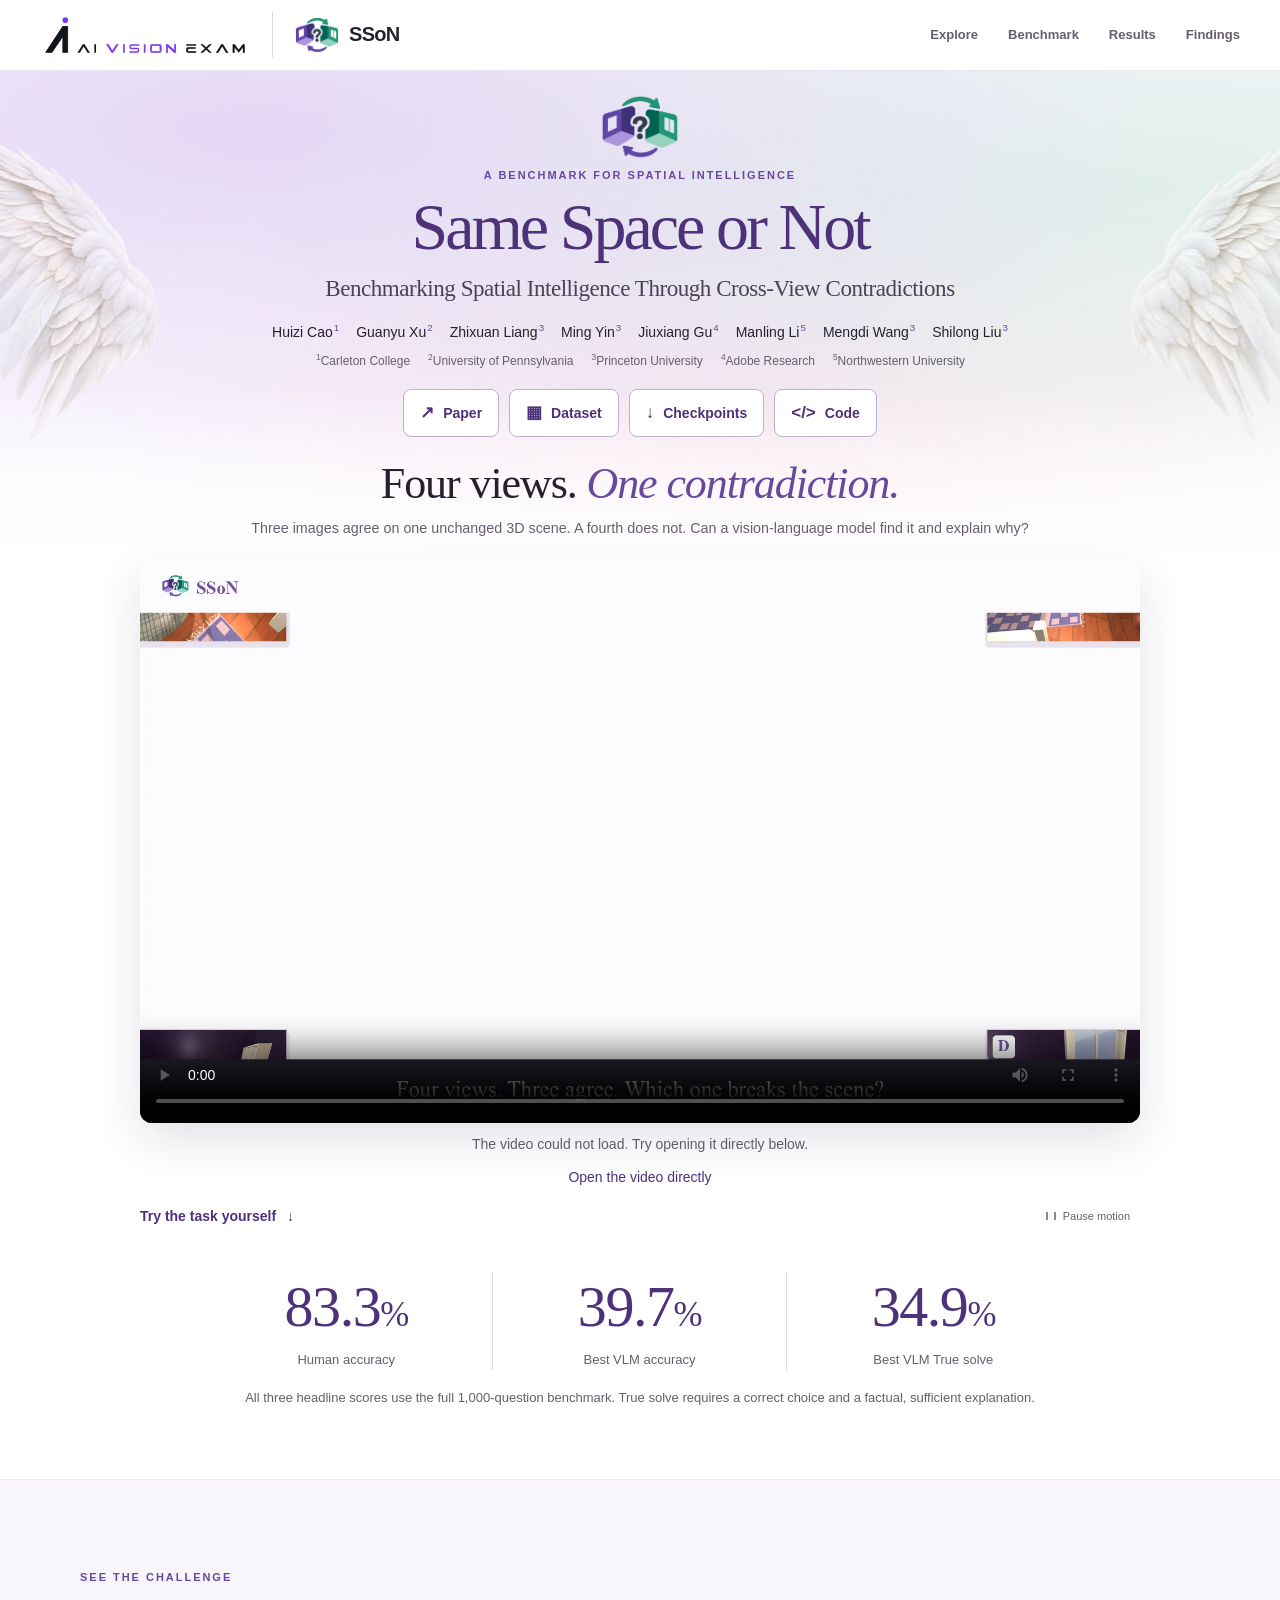
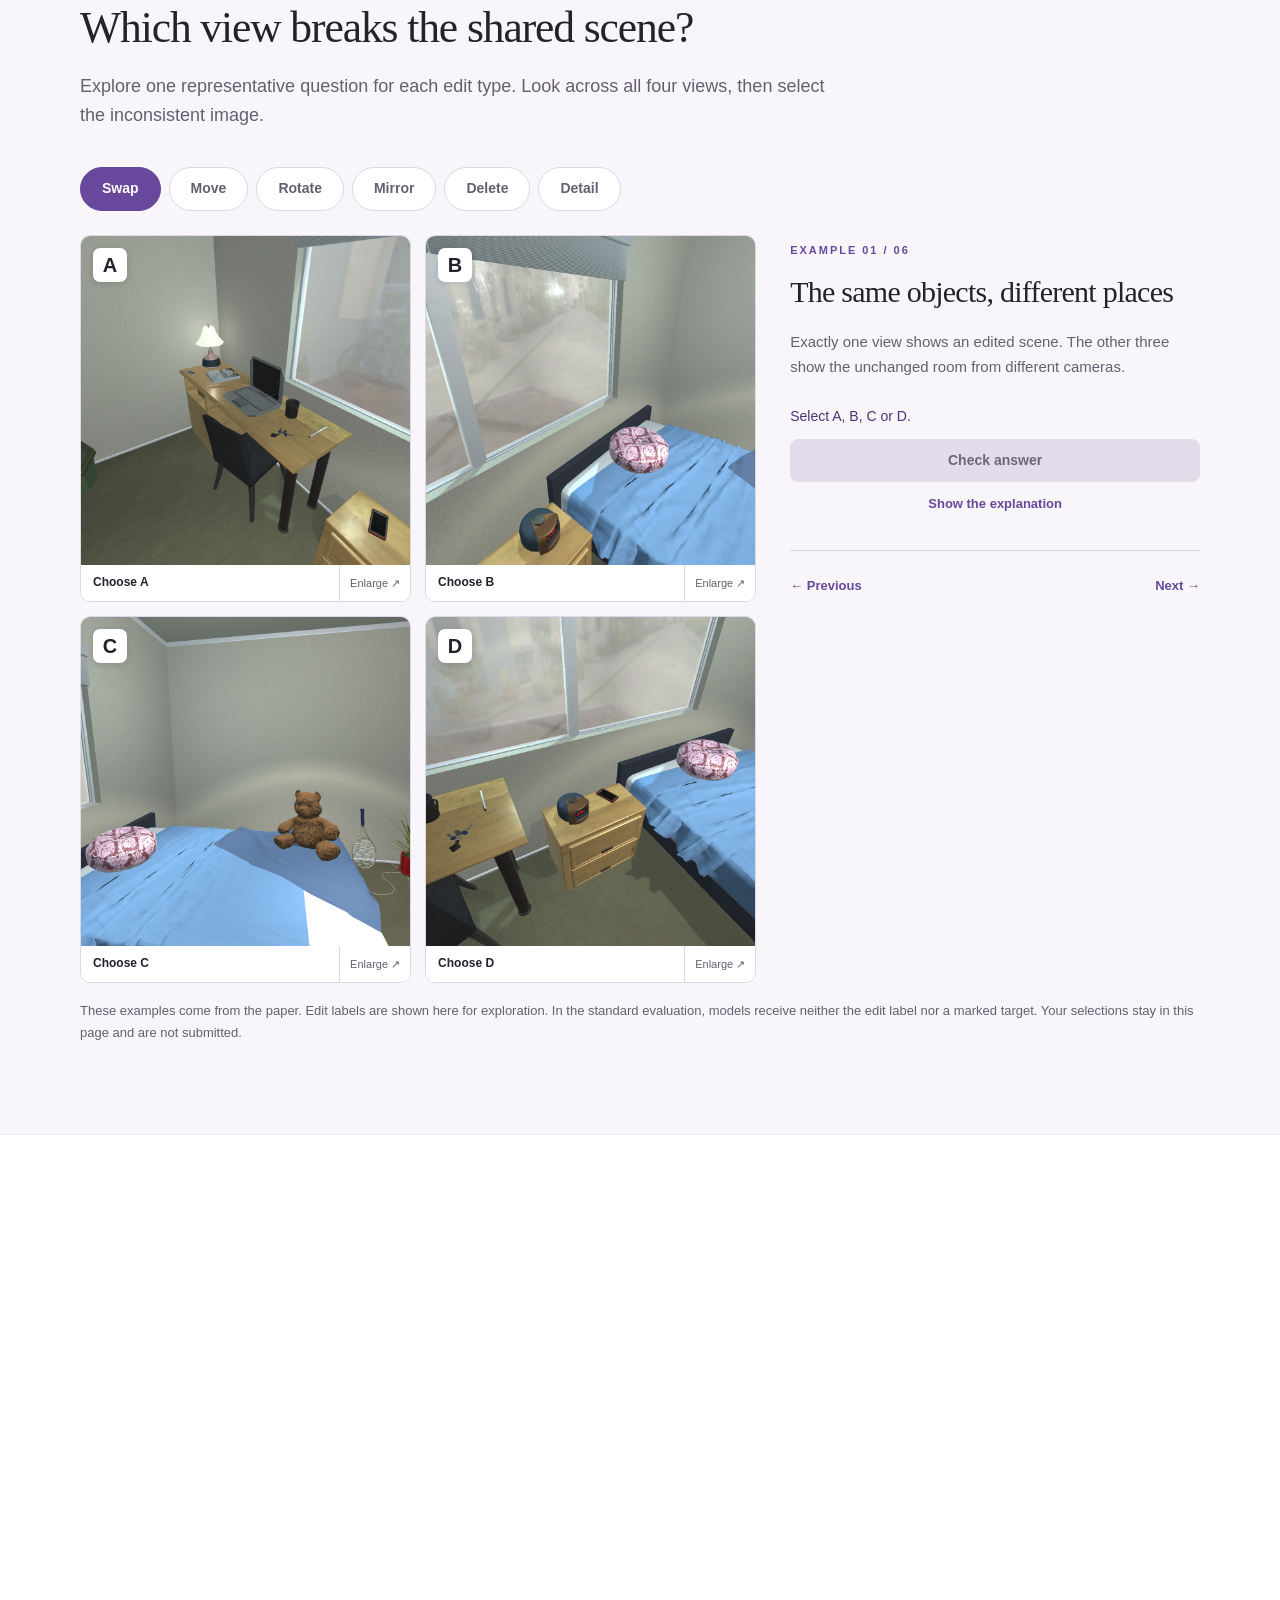
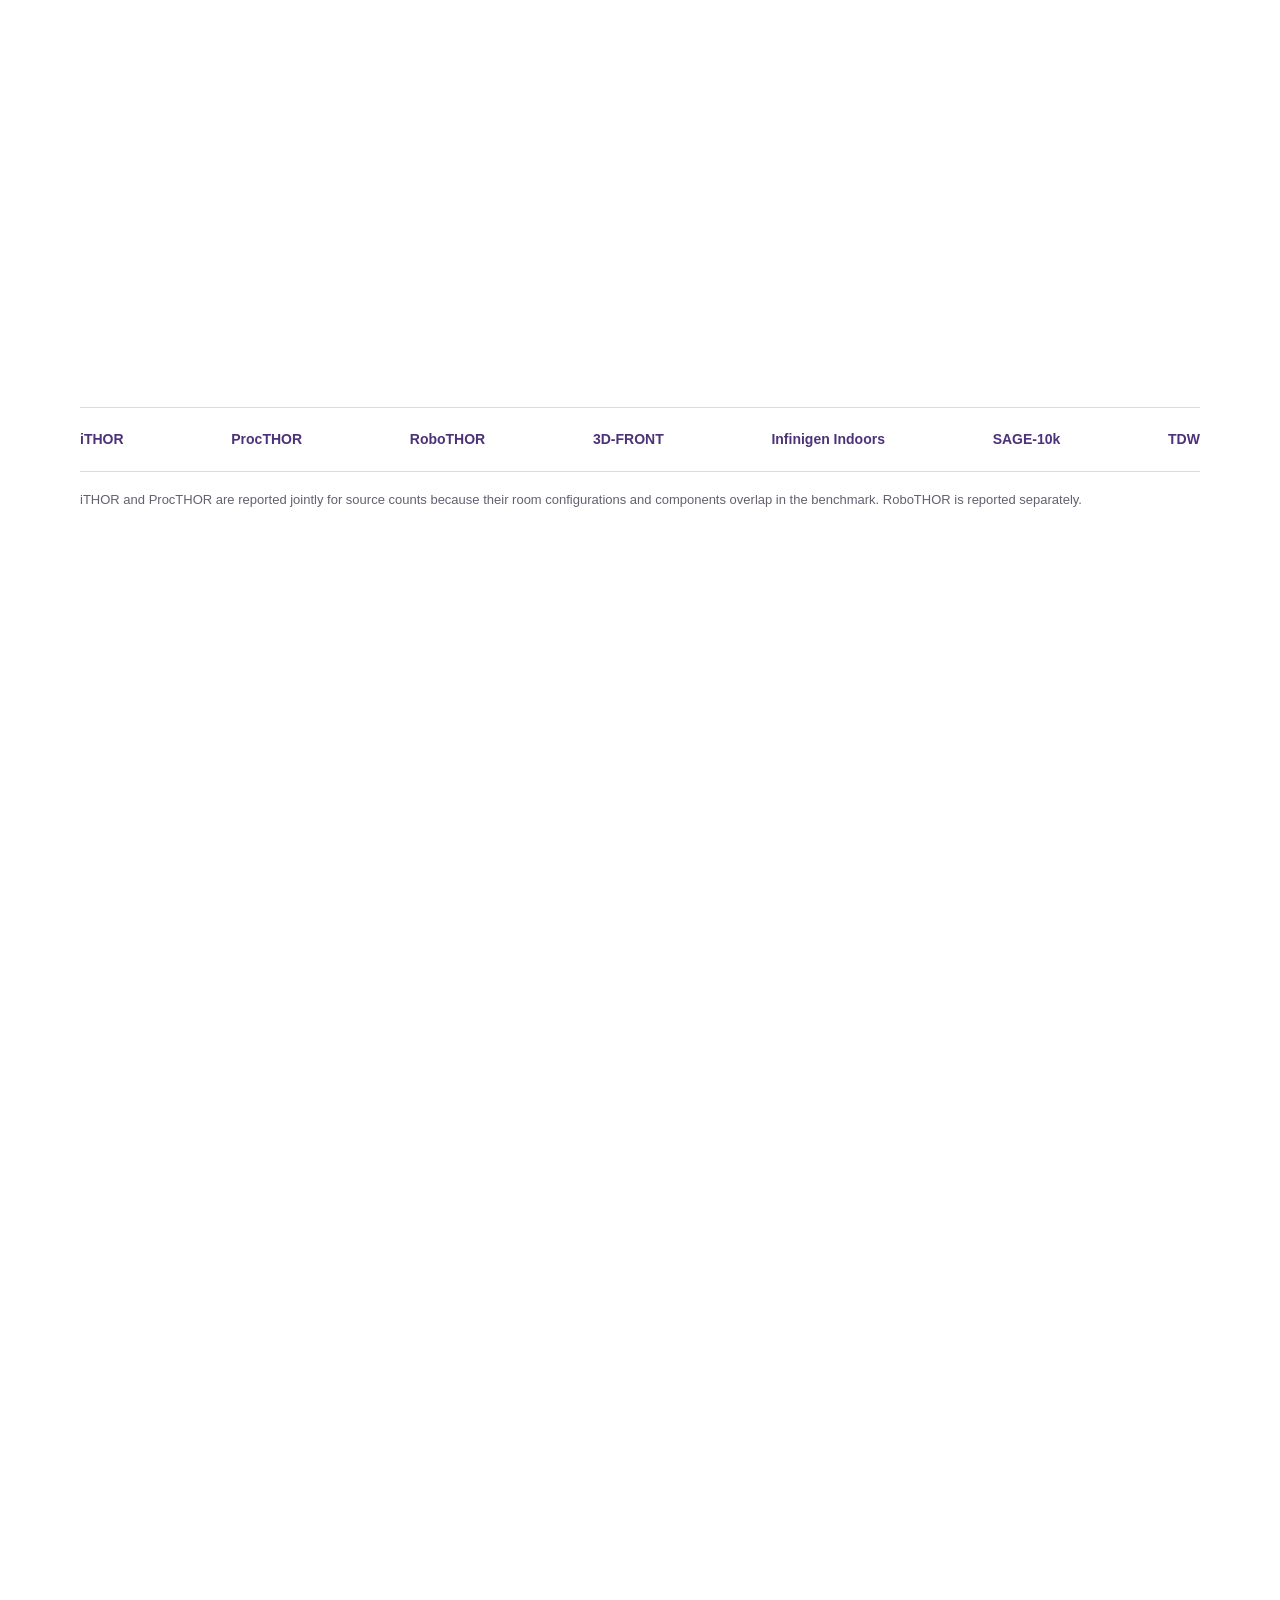
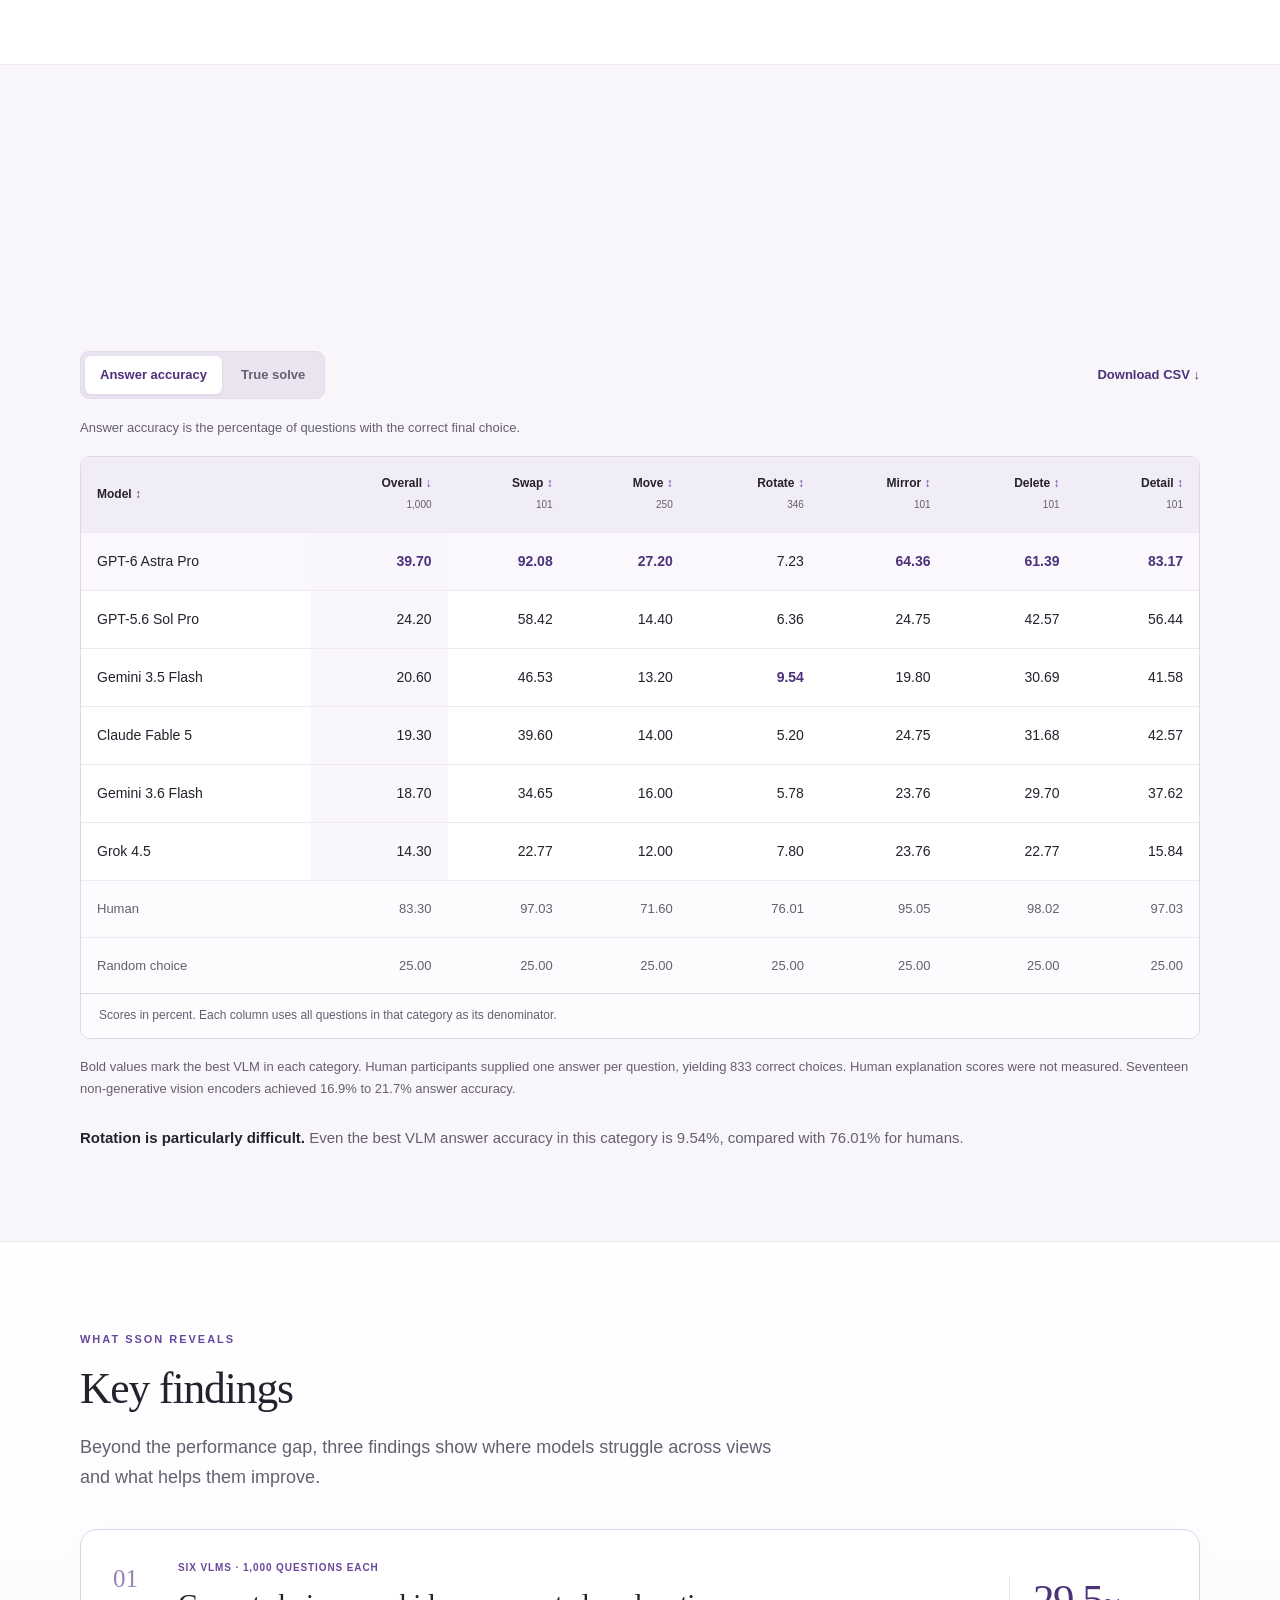
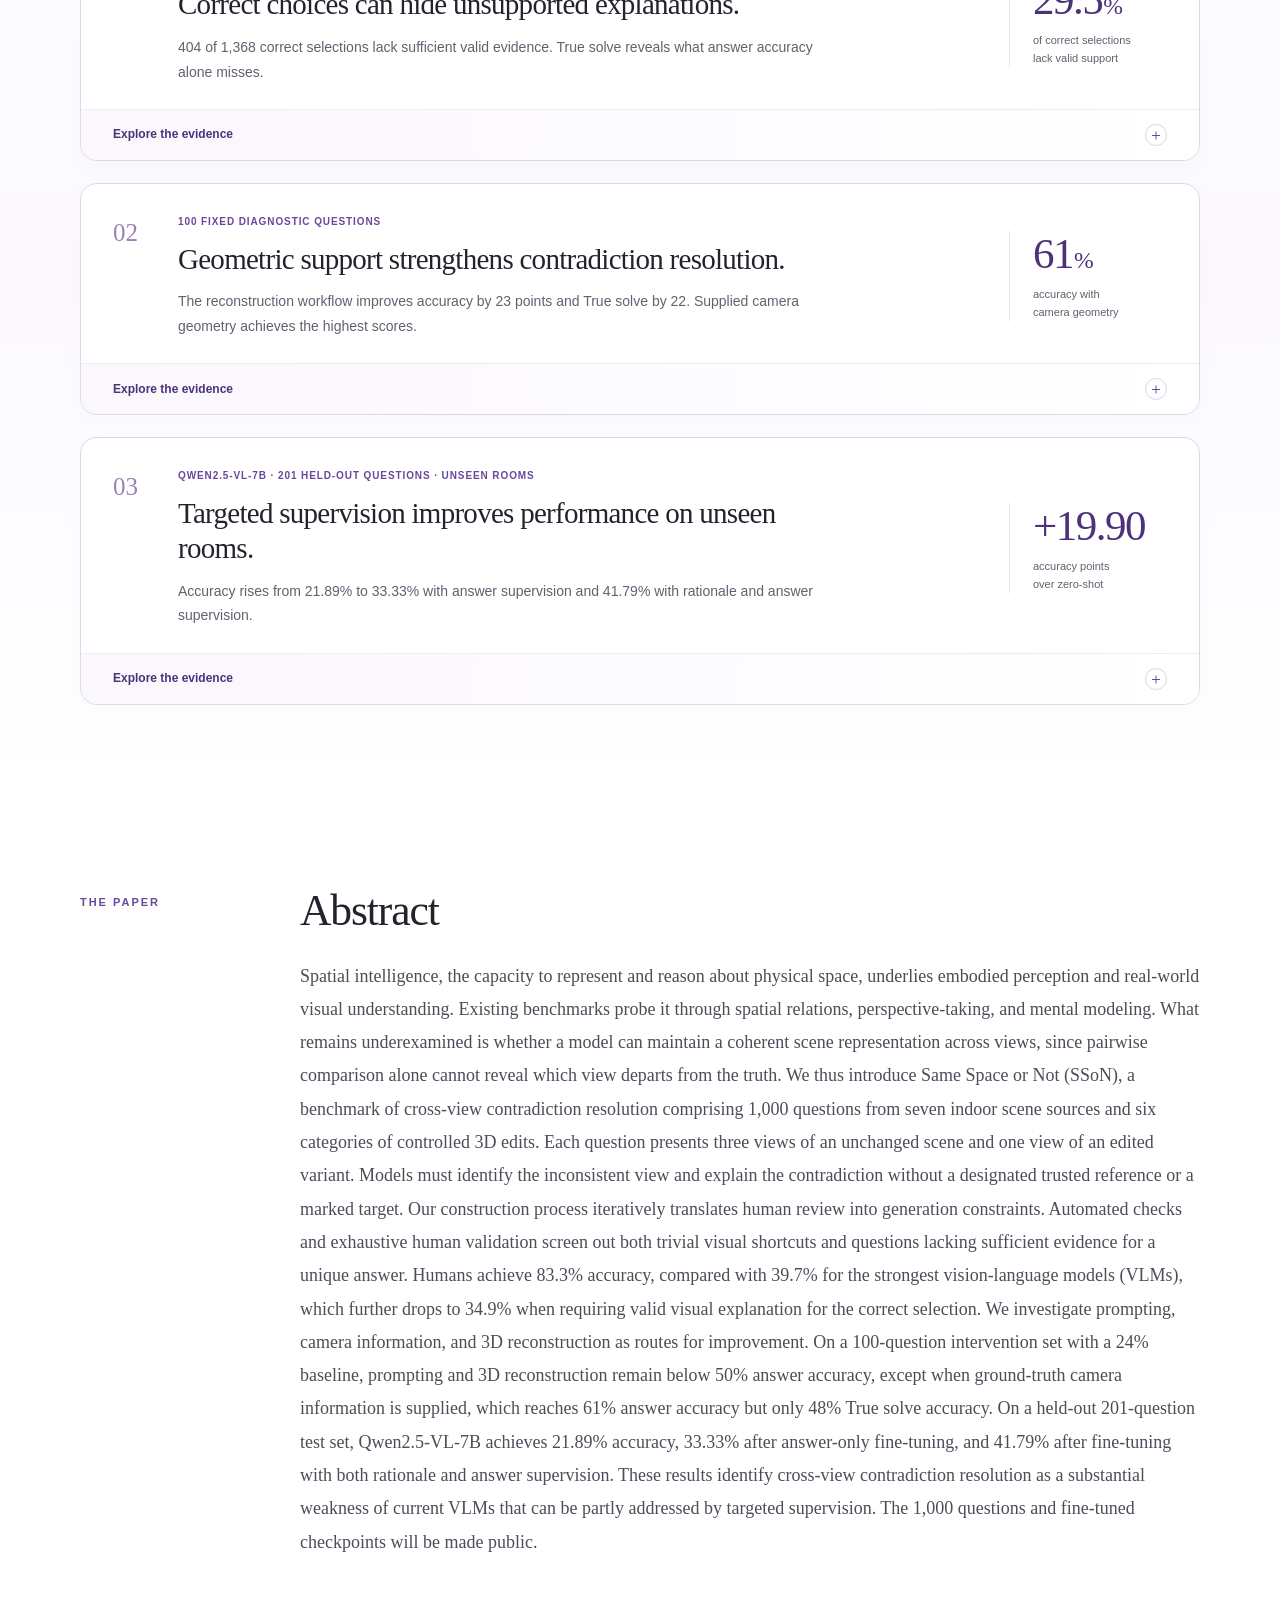
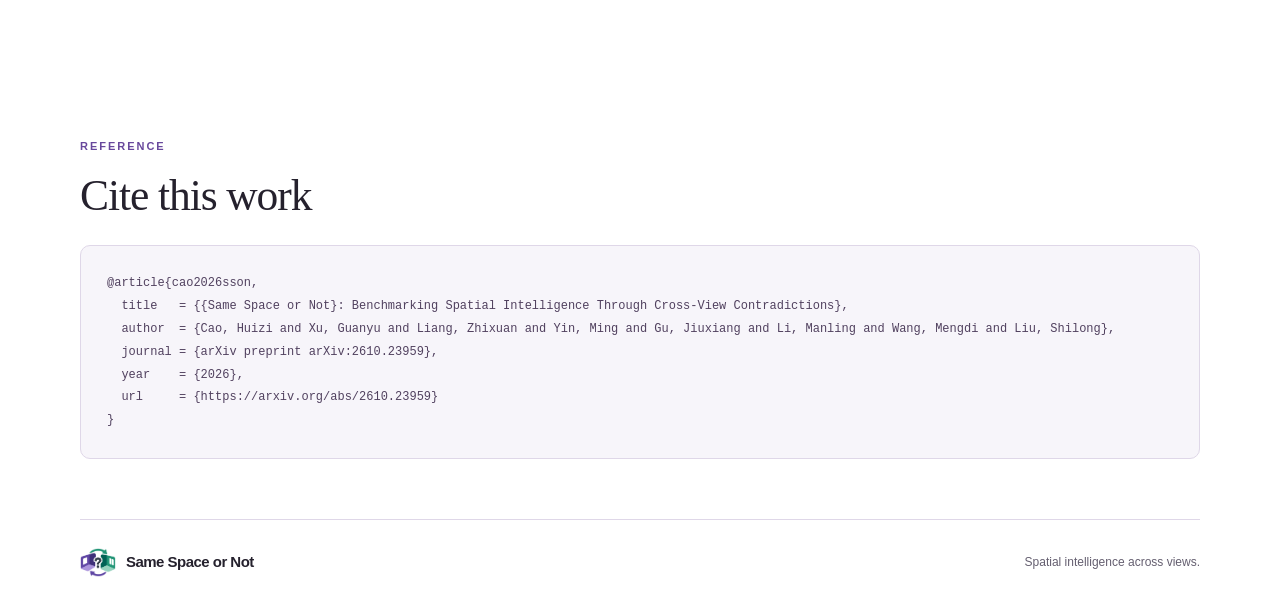
<file: index.html>
<!doctype html>
<html lang="en">
<head>
  <meta charset="utf-8">
  <meta name="viewport" content="width=device-width, initial-scale=1">
  <meta name="theme-color" content="#68489c">
  <title>SSoN | Same Space or Not</title>
  <meta name="description" content="Same Space or Not is a benchmark of cross-view contradiction resolution with 1,000 questions, seven indoor scene sources and six controlled 3D edit categories.">
  <link rel="canonical" href="https://sson-benchmark.github.io/">
  <meta property="og:type" content="website">
  <meta property="og:title" content="Same Space or Not">
  <meta property="og:description" content="Four views. One contradiction. Benchmarking spatial intelligence through cross-view contradictions.">
  <meta property="og:url" content="https://sson-benchmark.github.io/">
  <meta property="og:image" content="https://sson-benchmark.github.io/assets/teaser.webp">
  <meta name="twitter:card" content="summary_large_image">
  <link rel="icon" href="assets/logo.png" type="image/png">
  <link rel="stylesheet" href="styles.css?v=20261013-hero-text">
  <link rel="stylesheet" href="findings.css">
  <link rel="stylesheet" href="motion.css">
  <link rel="preload" as="image" href="assets/wings-white-gold.png">
  <script src="site-config.js?v=20261020-arxiv" defer></script>
  <script src="site-data.js" defer></script>
  <script src="app.js" defer></script>
  <script src="findings.js" defer></script>
  <script src="motion.js?v=20261013-video" defer></script>
  <script src="hero-video.js?v=20261013-video" defer></script>
</head>
<body>
  <a class="skip-link" href="#main">Skip to content</a>
  <header class="site-header">
    <div class="nav-wrap">
      <div class="brand-family">
        <div class="series-brand"><img src="assets/ai-vision-exam-logo.svg" alt="AI Vision Exam" width="1273" height="276"></div>
        <a class="brand" href="#top" aria-label="SSoN home"><img src="assets/logo.png" alt="" width="44" height="36"><span>SSoN</span></a>
      </div>
      <nav aria-label="Main navigation">
        <a href="#explore">Explore</a><a href="#benchmark">Benchmark</a><a href="#results">Results</a><a href="#findings">Findings</a>
      </nav>
    </div>
  </header>

  <main id="main">
    <div class="hero-backdrop">
<div class="hero-ornaments" aria-hidden="true"><div class="wing-rail wing-rail-left"><div class="wing-mirror"><div class="wing-unfold"><svg class="wing-art" focusable="false" aria-hidden="true" xmlns="http://www.w3.org/2000/svg" viewBox="0 0 440 520">
  <g><svg x="25" y="0" width="390" height="520" viewBox="0 0 768 1024" overflow="hidden">
    <image href="assets/wings-white-gold.png" width="1536" height="1024" preserveAspectRatio="xMidYMid meet"/>
  </svg></g>
</svg>
</div></div><span class="loose-feather feather-1"><img src="assets/feather.svg" alt="" width="58" height="132"></span><span class="loose-feather feather-2"><img src="assets/feather.svg" alt="" width="58" height="132"></span></div><div class="wing-rail wing-rail-right"><div class="wing-mirror"><div class="wing-unfold"><svg class="wing-art" focusable="false" aria-hidden="true" xmlns="http://www.w3.org/2000/svg" viewBox="0 0 440 520">
  <g transform="translate(440 0) scale(-1 1)"><svg x="25" y="0" width="390" height="520" viewBox="768 0 768 1024" overflow="hidden">
    <image href="assets/wings-white-gold.png" width="1536" height="1024" preserveAspectRatio="xMidYMid meet"/>
  </svg></g>
</svg>
</div></div><span class="loose-feather feather-1"><img src="assets/feather.svg" alt="" width="58" height="132"></span><span class="loose-feather feather-2"><img src="assets/feather.svg" alt="" width="58" height="132"></span></div></div>
    <section class="hero wrap" id="top" aria-labelledby="paper-title">
      <img class="hero-logo" src="assets/logo.png" alt="SSoN logo" width="112" height="92">
      <p class="eyebrow">A benchmark for spatial intelligence</p>
      <h1 id="paper-title">Same Space or Not</h1>
      <p class="paper-subtitle">Benchmarking Spatial Intelligence Through Cross-View Contradictions</p>
      <div class="authors" aria-label="Authors">
        <span>Huizi Cao<sup>1</sup></span><span>Guanyu Xu<sup>2</sup></span><span>Zhixuan Liang<sup>3</sup></span><span>Ming Yin<sup>3</sup></span><span>Jiuxiang Gu<sup>4</sup></span><span>Manling Li<sup>5</sup></span><span>Mengdi Wang<sup>3</sup></span><span>Shilong Liu<sup>3</sup></span>
      </div>
      <div class="affiliations" aria-label="Affiliations">
        <span><sup>1</sup>Carleton College</span><span><sup>2</sup>University of Pennsylvania</span><span><sup>3</sup>Princeton University</span><span><sup>4</sup>Adobe Research</span><span><sup>5</sup>Northwestern University</span>
      </div>
      <div class="resource-buttons" id="resources" aria-label="Research resources">
        <a class="button resource-link" data-resource="paper" href="https://arxiv.org/abs/2610.23959" target="_blank" rel="noopener" aria-disabled="false"><span class="button-symbol" aria-hidden="true">↗</span> Paper</a>
        <a class="button resource-link" data-resource="dataset" href="https://huggingface.co/datasets/HuiziCao/SSoN" target="_blank" rel="noopener" aria-disabled="false"><span class="button-symbol" aria-hidden="true">▦</span> Dataset</a>
        <a class="button resource-link" data-resource="checkpoints" href="https://huggingface.co/HuiziCao/SSoN-Qwen2.5-VL-7B-LoRA" target="_blank" rel="noopener" aria-disabled="false"><span class="button-symbol" aria-hidden="true">↓</span> Checkpoints</a>
        <a class="button resource-link" data-resource="code" href="https://github.com/sson-benchmark/SSoN" target="_blank" rel="noopener" aria-disabled="false"><span class="button-symbol" aria-hidden="true">&lt;/&gt;</span> Code</a>
      </div>
      <div class="hero-statement">
        <h2 id="hero-video-heading" data-letter-reveal>Four views. <em>One contradiction.</em></h2>
        <p>Three images agree on one unchanged 3D scene. A fourth does not. Can a vision-language model find it and explain why?</p>
      </div>
    </section>
    </div>

    <section class="teaser-section wrap" aria-label="Task overview and headline results">
      <figure class="hero-video-figure">
        <div class="hero-video-player">
          <video id="sson-video" controls playsinline preload="auto" width="1920" height="1080" poster="assets/video-poster.webp" src="assets/SSoN_video.mp4" aria-label="SSoN research video with English narration and on-screen captions">
            Your browser does not support embedded video. <a href="assets/SSoN_video.mp4">Open the SSoN video</a>.
          </video>
          <button class="video-sound-toggle" id="video-sound-toggle" type="button" hidden>Turn sound on</button>
        </div>
        <p class="video-status" id="video-status" role="status" hidden></p>
        <p class="video-open" id="video-open" hidden><a href="assets/SSoN_video.mp4">Open the video directly</a></p>
        <div class="hero-video-tools">
          <a class="text-link" href="#explore">Try the task yourself <span aria-hidden="true">↓</span></a>
          <div class="motion-control"><button type="button" id="motion-toggle" aria-pressed="false" hidden>Pause motion</button></div>
        </div>
      </figure>
      <div class="headline-stats" data-reveal aria-label="Main evaluation summary">
        <div><strong>83.3<span>%</span></strong><span>Human accuracy</span></div>
        <div><strong>39.7<span>%</span></strong><span>Best VLM accuracy</span></div>
        <div><strong>34.9<span>%</span></strong><span>Best VLM True solve</span></div>
      </div>
      <p class="small-note centered">All three headline scores use the full 1,000-question benchmark. True solve requires a correct choice and a factual, sufficient explanation.</p>
    </section>

    <section class="section section-tinted" id="explore" aria-labelledby="explore-heading">
      <div class="wrap">
        <div class="section-heading" data-reveal><p class="eyebrow">See the challenge</p><h2 id="explore-heading">Which view breaks the shared scene?</h2><p>Explore one representative question for each edit type. Look across all four views, then select the inconsistent image.</p></div>
        <div class="example-tabs" role="group" aria-label="Choose an edit example">
          <button type="button" data-example="swap" aria-pressed="true">Swap</button><button type="button" data-example="move" aria-pressed="false">Move</button><button type="button" data-example="rotate" aria-pressed="false">Rotate</button><button type="button" data-example="mirror" aria-pressed="false">Mirror</button><button type="button" data-example="delete" aria-pressed="false">Delete</button><button type="button" data-example="detail" aria-pressed="false">Detail</button>
        </div>
        <div class="viewer-layout" data-reveal>
          <div class="views-grid" id="views-grid" aria-label="Four question images">
            <figure class="view-panel" data-view="A"><button class="view-choice" type="button" data-choice="A" aria-pressed="false"><span class="view-letter">A</span><img src="assets/examples/swap-A.webp" alt="View A of the swap example" width="1024" height="1024" loading="lazy"><span class="choice-status">Choose A</span></button><button type="button" class="expand-image" data-enlarge="A" aria-label="Enlarge view A">Enlarge <span aria-hidden="true">↗</span></button></figure>
            <figure class="view-panel" data-view="B"><button class="view-choice" type="button" data-choice="B" aria-pressed="false"><span class="view-letter">B</span><img src="assets/examples/swap-B.webp" alt="View B of the swap example" width="1024" height="1024" loading="lazy"><span class="choice-status">Choose B</span></button><button type="button" class="expand-image" data-enlarge="B" aria-label="Enlarge view B">Enlarge <span aria-hidden="true">↗</span></button></figure>
            <figure class="view-panel" data-view="C"><button class="view-choice" type="button" data-choice="C" aria-pressed="false"><span class="view-letter">C</span><img src="assets/examples/swap-C.webp" alt="View C of the swap example" width="1024" height="1024" loading="lazy"><span class="choice-status">Choose C</span></button><button type="button" class="expand-image" data-enlarge="C" aria-label="Enlarge view C">Enlarge <span aria-hidden="true">↗</span></button></figure>
            <figure class="view-panel" data-view="D"><button class="view-choice" type="button" data-choice="D" aria-pressed="false"><span class="view-letter">D</span><img src="assets/examples/swap-D.webp" alt="View D of the swap example" width="1024" height="1024" loading="lazy"><span class="choice-status">Choose D</span></button><button type="button" class="expand-image" data-enlarge="D" aria-label="Enlarge view D">Enlarge <span aria-hidden="true">↗</span></button></figure>
          </div>
          <aside class="viewer-aside">
            <p class="eyebrow" id="example-counter">Example 01 / 06</p>
            <h3 id="example-title">The same objects, different places</h3>
            <p class="viewer-instruction">Exactly one view shows an edited scene. The other three show the unchanged room from different cameras.</p>
            <div class="selection-message" id="selection-message" aria-live="polite">Select A, B, C or D.</div>
            <button class="button primary full-width" id="check-answer" type="button" disabled>Check answer</button>
            <button class="quiet-button" id="reveal-answer" type="button">Show the explanation</button>
            <div class="answer-panel" id="answer-panel" hidden aria-live="polite"></div>
            <div class="example-navigation"><button class="quiet-button" id="previous-example" type="button">← Previous</button><button class="quiet-button" id="next-example" type="button">Next →</button></div>
          </aside>
        </div>
        <p class="small-note">These examples come from the paper. Edit labels are shown here for exploration. In the standard evaluation, models receive neither the edit label nor a marked target. Your selections stay in this page and are not submitted.</p>
        <noscript><p class="notice">Enable JavaScript to switch examples, select an answer and reveal the evidence. All research summaries below remain available without JavaScript.</p></noscript>
      </div>
    </section>

    <section class="section wrap" id="benchmark" aria-labelledby="benchmark-heading">
      <div class="section-heading" data-reveal><p class="eyebrow">The benchmark</p><h2 id="benchmark-heading">A contradiction must be attributable.</h2><p>Finding two disagreeing images is not enough. With no trusted reference view and no marked target, the model must identify which view violates the scene supported by the others.</p></div>
      <div class="benchmark-summary" data-reveal>
        <div class="benchmark-counts"><div><strong>1,000</strong><span>questions</span></div><div><strong>4,000</strong><span>rendered views</span></div><div><strong>7</strong><span>scene sources</span></div><div><strong>6</strong><span>edit categories</span></div></div>
      </div>
      <figure class="diversity-figure" data-reveal aria-label="Dataset diversity">
        <div class="diversity-scroll" tabindex="0" role="region" aria-label="Four diversity charts from the paper, scroll horizontally on smaller screens">
          <a href="assets/diversity.svg" target="_blank" rel="noopener" aria-label="Open the four original diversity charts at full resolution"><img src="assets/diversity.svg" width="2200" height="825" loading="lazy" alt="The four original Figure 3(a) donut charts show scene sources, image resolution, edit categories and object size across 1,000 questions. Their original purple, green, blue, gold, pink and orange palette is preserved."></a>
        </div>
        <p class="small-note diversity-swipe">Scroll sideways to view all four charts, or tap the figure to open it at full size.</p>
      </figure>
      <div class="source-line"><span>iTHOR</span><span>ProcTHOR</span><span>RoboTHOR</span><span>3D-FRONT</span><span>Infinigen Indoors</span><span>SAGE-10k</span><span>TDW</span></div>
      <p class="small-note">iTHOR and ProcTHOR are reported jointly for source counts because their room configurations and components overlap in the benchmark. RoboTHOR is reported separately.</p>
      <div class="audit-intro" data-reveal><h3>Validity-guided constraint discovery</h3><p>Review of more than 10,000 development candidates turned failure cases into generation constraints. Each accepted item preserves diagnostic evidence in the intruder and at least two anchors while excluding tested 2D shortcuts.</p></div>
      <ol class="audit-steps">
        <li data-reveal><span class="step-number">01</span><h4>Check the scene and evidence</h4><p>Verify physical integrity, the recorded edit and clear visual evidence using the images, answer key and top-down views.</p></li>
        <li data-reveal><span class="step-number">02</span><h4>Verify a unique answer</h4><p>A fresh reviewer first solves the four-image question without the key, records evidence and ambiguity, then checks for alternative answers.</p></li>
        <li data-reveal><span class="step-number">03</span><h4>Reject visual shortcuts</h4><p>Exclude questions solvable through isolated appearance, object inventories or nearly aligned pixel comparisons.</p></li>
      </ol>
      <details class="figure-detail" data-reveal open><summary>View the construction overview from the paper <span aria-hidden="true">+</span></summary><div class="disclosure-panel"><a href="assets/framework_overview.webp" target="_blank" rel="noopener"><img src="assets/framework_overview.webp" alt="Original SSoN construction diagram showing scene edits, evidence requirements, validation and iterative constraint discovery." loading="lazy" width="2000" height="884"></a><p class="small-note">The overview summarizes the two validation objectives. The three human checks are described above.</p></div></details>
    </section>

    <section class="section section-tinted" id="results" aria-labelledby="results-heading">
      <div class="wrap">
        <div class="section-heading" data-reveal><p class="eyebrow">Full benchmark results</p><h2 id="results-heading">A wide gap remains.</h2><p>Six VLMs are evaluated on the same 1,000 questions. Switch between selecting the right view and supporting that selection with valid evidence.</p></div>
        <div class="table-toolbar"><div class="segmented" role="group" aria-label="Result metric"><button type="button" data-metric="acc" aria-pressed="true">Answer accuracy</button><button type="button" data-metric="ts" aria-pressed="false">True solve</button></div><a class="download-link" href="data/main-results.csv" download>Download CSV ↓</a></div>
        <p class="metric-definition" id="metric-definition">Answer accuracy is the percentage of questions with the correct final choice.</p>
        <div class="table-scroll" data-reveal tabindex="0" role="region" aria-label="Scrollable model results table"><table class="results-table" id="main-results"><caption>Scores in percent. Each column uses all questions in that category as its denominator.</caption><thead><tr><th scope="col"><button type="button" data-sort="name">Model <span aria-hidden="true">↕</span></button></th><th scope="col" aria-sort="descending"><button type="button" data-sort="0">Overall <span aria-hidden="true">↓</span><small>1,000</small></button></th><th scope="col"><button type="button" data-sort="1">Swap <span aria-hidden="true">↕</span><small>101</small></button></th><th scope="col"><button type="button" data-sort="2">Move <span aria-hidden="true">↕</span><small>250</small></button></th><th scope="col"><button type="button" data-sort="3">Rotate <span aria-hidden="true">↕</span><small>346</small></button></th><th scope="col"><button type="button" data-sort="4">Mirror <span aria-hidden="true">↕</span><small>101</small></button></th><th scope="col"><button type="button" data-sort="5">Delete <span aria-hidden="true">↕</span><small>101</small></button></th><th scope="col"><button type="button" data-sort="6">Detail <span aria-hidden="true">↕</span><small>101</small></button></th></tr></thead><tbody id="results-body"><tr><th scope="row">GPT-6 Astra Pro</th><td class="overall best">39.70</td><td class="best">92.08</td><td class="best">27.20</td><td class="">7.23</td><td class="best">64.36</td><td class="best">61.39</td><td class="best">83.17</td></tr><tr><th scope="row">GPT-5.6 Sol Pro</th><td class="overall ">24.20</td><td class="">58.42</td><td class="">14.40</td><td class="">6.36</td><td class="">24.75</td><td class="">42.57</td><td class="">56.44</td></tr><tr><th scope="row">Gemini 3.5 Flash</th><td class="overall ">20.60</td><td class="">46.53</td><td class="">13.20</td><td class="best">9.54</td><td class="">19.80</td><td class="">30.69</td><td class="">41.58</td></tr><tr><th scope="row">Claude Fable 5</th><td class="overall ">19.30</td><td class="">39.60</td><td class="">14.00</td><td class="">5.20</td><td class="">24.75</td><td class="">31.68</td><td class="">42.57</td></tr><tr><th scope="row">Gemini 3.6 Flash</th><td class="overall ">18.70</td><td class="">34.65</td><td class="">16.00</td><td class="">5.78</td><td class="">23.76</td><td class="">29.70</td><td class="">37.62</td></tr><tr><th scope="row">Grok 4.5</th><td class="overall ">14.30</td><td class="">22.77</td><td class="">12.00</td><td class="">7.80</td><td class="">23.76</td><td class="">22.77</td><td class="">15.84</td></tr></tbody><tfoot id="results-reference"><tr><th scope="row">Human</th><td>83.30</td><td>97.03</td><td>71.60</td><td>76.01</td><td>95.05</td><td>98.02</td><td>97.03</td></tr><tr><th scope="row">Random choice</th><td>25.00</td><td>25.00</td><td>25.00</td><td>25.00</td><td>25.00</td><td>25.00</td><td>25.00</td></tr></tfoot></table></div>
        <p class="small-note">Bold values mark the best VLM in each category. Human participants supplied one answer per question, yielding 833 correct choices. Human explanation scores were not measured. Seventeen non-generative vision encoders achieved 16.9% to 21.7% answer accuracy.</p>
        <p class="results-takeaway"><strong>Rotation is particularly difficult.</strong> Even the best VLM answer accuracy in this category is 9.54%, compared with 76.01% for humans.</p>
      </div>
    </section>

    <section class="section findings-section" id="findings" aria-labelledby="findings-heading">
      <div class="wrap">
        <div class="section-heading findings-heading" data-reveal><p class="eyebrow">What SSoN reveals</p><h2 id="findings-heading">Key findings</h2><p>Beyond the performance gap, three findings show where models struggle across views and what helps them improve.</p></div>
        <div class="findings-list">
          <details class="finding" data-reveal id="finding-evidence">
            <summary>
              <div class="finding-intro"><span class="finding-index" aria-hidden="true">01</span><div class="finding-copy"><span class="finding-scope">Six VLMs · 1,000 questions each</span><h3>Correct choices can hide unsupported explanations.</h3><p>404 of 1,368 correct selections lack sufficient valid evidence. True solve reveals what answer accuracy alone misses.</p></div><div class="finding-stat"><strong>29.5<span>%</span></strong><span>of correct selections<br>lack valid support</span></div></div>
              <div class="finding-toggle"><span class="finding-toggle-label">Explore the evidence</span><span class="finding-plus" aria-hidden="true"></span></div>
            </summary>
            <div class="finding-panel"><div class="finding-inner">
              <figure class="finding-chart" aria-labelledby="evidence-chart-title">
                <div class="chart-heading"><div><p class="chart-kicker">Accuracy decomposed</p><h4 id="evidence-chart-title">Right answer. Right reason?</h4></div><div class="chart-legend"><span><i style="background:#83b6d1"></i>True solve</span><span><i style="background:#efc393"></i>Partly guessed</span></div></div>
                <p class="chart-axis-title">Questions (%)</p>
                <div class="chart-scroll" tabindex="0" role="region" aria-label="Chart, scroll horizontally on smaller screens"><div class="bar-chart chart-stacked" style="--columns:6"><div class="chart-yaxis" aria-hidden="true"><span>50</span><span>40</span><span>30</span><span>20</span><span>10</span><span>0</span></div><div class="chart-main" aria-hidden="true"><div class="chart-gridlines"><span></span><span></span><span></span><span></span><span></span><span></span></div><div class="chart-columns"><div class="chart-group"><div class="bar-slot"><div class="bar-rise stacked-bar" style="height:79.4%;--i:0"><span class="bar-total">39.7</span><span class="bar-segment segment-supported" style="height:87.90931989924432%"><span>34.9</span></span><span class="bar-segment segment-unsupported" style="height:12.090680100755677%"></span></div></div><div class="bar-label">GPT-6<br>Astra Pro</div></div><div class="chart-group"><div class="bar-slot"><div class="bar-rise stacked-bar" style="height:48.4%;--i:1"><span class="bar-total">24.2</span><span class="bar-segment segment-supported" style="height:69.83471074380165%"><span>16.9</span></span><span class="bar-segment segment-unsupported" style="height:30.165289256198353%"></span></div></div><div class="bar-label">GPT-5.6<br>Sol Pro</div></div><div class="chart-group"><div class="bar-slot"><div class="bar-rise stacked-bar" style="height:41.2%;--i:2"><span class="bar-total">20.6</span><span class="bar-segment segment-supported" style="height:56.310679611650485%"><span>11.6</span></span><span class="bar-segment segment-unsupported" style="height:43.68932038834952%"></span></div></div><div class="bar-label">Gemini 3.5<br>Flash</div></div><div class="chart-group"><div class="bar-slot"><div class="bar-rise stacked-bar" style="height:38.6%;--i:3"><span class="bar-total">19.3</span><span class="bar-segment segment-supported" style="height:67.87564766839378%"><span>13.1</span></span><span class="bar-segment segment-unsupported" style="height:32.12435233160622%"></span></div></div><div class="bar-label">Claude<br>Fable 5</div></div><div class="chart-group"><div class="bar-slot"><div class="bar-rise stacked-bar" style="height:37.4%;--i:4"><span class="bar-total">18.7</span><span class="bar-segment segment-supported" style="height:63.63636363636363%"><span>11.9</span></span><span class="bar-segment segment-unsupported" style="height:36.36363636363636%"></span></div></div><div class="bar-label">Gemini 3.6<br>Flash</div></div><div class="chart-group"><div class="bar-slot"><div class="bar-rise stacked-bar" style="height:28.6%;--i:5"><span class="bar-total">14.3</span><span class="bar-segment segment-supported" style="height:55.94405594405594%"><span>8.0</span></span><span class="bar-segment segment-unsupported" style="height:44.05594405594406%"></span></div></div><div class="bar-label">Grok<br>4.5</div></div></div></div></div></div><table class="chart-data sr-only"><caption>Full benchmark explanation scores. Each model is evaluated on all 1,000 questions.</caption><thead><tr><th scope="col">Model</th><th scope="col">Answer accuracy (%)</th><th scope="col">True solve (%)</th><th scope="col">Partly guessed (%)</th></tr></thead><tbody><tr><th scope="row">GPT-6 Astra Pro</th><td>39.7</td><td>34.9</td><td>4.8</td></tr><tr><th scope="row">GPT-5.6 Sol Pro</th><td>24.2</td><td>16.9</td><td>7.3</td></tr><tr><th scope="row">Gemini 3.5 Flash</th><td>20.6</td><td>11.6</td><td>9.0</td></tr><tr><th scope="row">Claude Fable 5</th><td>19.3</td><td>13.1</td><td>6.2</td></tr><tr><th scope="row">Gemini 3.6 Flash</th><td>18.7</td><td>11.9</td><td>6.8</td></tr><tr><th scope="row">Grok 4.5</th><td>14.3</td><td>8.0</td><td>6.3</td></tr></tbody></table>
                <figcaption>Each stacked bar shows answer accuracy. Its blue portion shows True solve. Both use all 1,000 questions per model as the denominator.</figcaption>
              </figure>
              <div class="finding-insights"><div><strong>964 supported selections</strong><p>A factual explanation must give sufficient evidence for the chosen view. A correct letter alone is not enough.</p></div><div><strong>404 unsupported selections</strong><p>Partly guessed includes fabricated changes and insufficient evidence. These cases are not all observed hallucinations.</p></div></div>
              <div class="finding-method"><h4>Every correct response was reviewed by humans.</h4><p>Ten Claude Opus 5 reviewer seats assisted with explanation screening. Every correct-choice response received an independent, agent-blind human judgment followed by full evidence review. Final labels are human decisions.</p></div>
              <a class="download-link" href="data/main-results.csv" download>Download the full benchmark results ↓</a>
            </div></div>
          </details>

          <details class="finding" data-reveal id="finding-geometry">
            <summary>
              <div class="finding-intro"><span class="finding-index" aria-hidden="true">02</span><div class="finding-copy"><span class="finding-scope">100 fixed diagnostic questions</span><h3>Geometric support strengthens contradiction resolution.</h3><p>The reconstruction workflow improves accuracy by 23 points and True solve by 22. Supplied camera geometry achieves the highest scores.</p></div><div class="finding-stat"><strong>61<span>%</span></strong><span>accuracy with<br>camera geometry</span></div></div>
              <div class="finding-toggle"><span class="finding-toggle-label">Explore the evidence</span><span class="finding-plus" aria-hidden="true"></span></div>
            </summary>
            <div class="finding-panel"><div class="finding-inner">
              <figure class="finding-chart" aria-labelledby="geometry-chart-title">
                <div class="chart-heading"><div><p class="chart-kicker">Prompting, reconstruction and geometry</p><h4 id="geometry-chart-title">What helps models find the contradiction?</h4></div><div class="chart-legend paired-legend"><span><i class="legend-solid"></i>Answer accuracy</span><span><i class="legend-soft"></i>True solve</span></div></div>
                <p class="chart-axis-title">Questions (%)</p>
                <div class="chart-scroll" tabindex="0" role="region" aria-label="Chart, scroll horizontally on smaller screens"><div class="bar-chart chart-interventions" style="--columns:7"><div class="chart-yaxis" aria-hidden="true"><span>80</span><span>60</span><span>40</span><span>20</span><span>0</span></div><div class="chart-main" aria-hidden="true"><div class="chart-gridlines"><span></span><span></span><span></span><span></span><span></span></div><div class="chart-columns"><div class="chart-group"><div class="bar-slot paired-slot" style="--bar-dark:#9ca8c3;--bar-light:#dce2ed"><div class="bar-rise paired-bar accuracy-bar" style="height:30.0%;--i:0"><span class="bar-total">24</span></div><div class="bar-rise paired-bar true-bar" style="height:15.0%;--i:0"><span class="bar-total">12</span></div></div><div class="bar-label">Base</div></div><div class="chart-group"><div class="bar-slot paired-slot" style="--bar-dark:#69b2cd;--bar-light:#c5e5ef"><div class="bar-rise paired-bar accuracy-bar" style="height:50.0%;--i:1"><span class="bar-total">40</span></div><div class="bar-rise paired-bar true-bar" style="height:28.749999999999996%;--i:1"><span class="bar-total">23</span></div></div><div class="bar-label">Comparison</div></div><div class="chart-group"><div class="bar-slot paired-slot" style="--bar-dark:#e4ab53;--bar-light:#f8e5bd"><div class="bar-rise paired-bar accuracy-bar" style="height:46.25%;--i:2"><span class="bar-total">37</span></div><div class="bar-rise paired-bar true-bar" style="height:36.25%;--i:2"><span class="bar-total">29</span></div></div><div class="bar-label">Scene<br>description</div></div><div class="chart-group"><div class="bar-slot paired-slot" style="--bar-dark:#ed938f;--bar-light:#f9d5d1"><div class="bar-rise paired-bar accuracy-bar" style="height:55.00000000000001%;--i:3"><span class="bar-total">44</span></div><div class="bar-rise paired-bar true-bar" style="height:40.0%;--i:3"><span class="bar-total">32</span></div></div><div class="bar-label">Edit<br>taxonomy</div></div><div class="chart-group"><div class="bar-slot paired-slot" style="--bar-dark:#aa91cf;--bar-light:#e1d6f1"><div class="bar-rise paired-bar accuracy-bar" style="height:60.0%;--i:4"><span class="bar-total">48</span></div><div class="bar-rise paired-bar true-bar" style="height:42.5%;--i:4"><span class="bar-total">34</span></div></div><div class="bar-label">Comparison<br>+ taxonomy</div></div><div class="chart-group"><div class="bar-slot paired-slot" style="--bar-dark:#d58ca9;--bar-light:#f1d4e0"><div class="bar-rise paired-bar accuracy-bar" style="height:58.75%;--i:5"><span class="bar-total">47</span></div><div class="bar-rise paired-bar true-bar" style="height:42.5%;--i:5"><span class="bar-total">34</span></div></div><div class="bar-label">Reconstruction</div></div><div class="chart-group"><div class="bar-slot paired-slot" style="--bar-dark:#68b6aa;--bar-light:#cbe8e0"><div class="bar-rise paired-bar accuracy-bar" style="height:76.25%;--i:6"><span class="bar-total">61</span></div><div class="bar-rise paired-bar true-bar" style="height:60.0%;--i:6"><span class="bar-total">48</span></div></div><div class="bar-label">Camera<br>geometry</div></div></div></div></div></div><table class="chart-data sr-only"><caption>Overall results on the fixed 100-question diagnostic set.</caption><thead><tr><th scope="col">Condition</th><th scope="col">Answer accuracy (%)</th><th scope="col">True solve (%)</th></tr></thead><tbody><tr><th scope="row">Base</th><td>24</td><td>12</td></tr><tr><th scope="row">Comparison</th><td>40</td><td>23</td></tr><tr><th scope="row">Scene description</th><td>37</td><td>29</td></tr><tr><th scope="row">Edit taxonomy</th><td>44</td><td>32</td></tr><tr><th scope="row">Comparison + taxonomy</th><td>48</td><td>34</td></tr><tr><th scope="row">Reconstruction</th><td>47</td><td>34</td></tr><tr><th scope="row">Camera geometry</th><td>61</td><td>48</td></tr></tbody></table>
                <figcaption>Darker bars show answer accuracy and lighter bars show True solve. All conditions use the same selected 100 questions. Base reuses the original responses.</figcaption>
              </figure>
              <div class="finding-metrics"><div><strong>+23 <small>points</small></strong><span>Reconstruction accuracy<br>over Base</span></div><div><strong>+22 <small>points</small></strong><span>Reconstruction True solve<br>over Base</span></div><div><strong>20 → 70<span>%</span></strong><span>Move accuracy and True solve<br>with camera geometry</span></div></div>
              <div class="finding-insights"><div><strong>Camera geometry helps displacement judgments.</strong><p>Adding calibration to comparison prompting raises both move scores from 20% to 70%. All 14 correct move selections have valid support.</p></div><div><strong>Rotation remains difficult.</strong><p>Even with camera geometry, rotation reaches 38.89% accuracy and 22.22% True solve. Reconstruction yields only two move and one rotate True solve responses.</p></div></div>
              <div class="finding-method"><h4>What each condition adds</h4><div class="condition-guide"><p><b>Comparison</b> aligns landmarks, instances, expected visibility and corroborating views.</p><p><b>Scene description</b> adds a written account of the 3D arrangement before deciding.</p><p><b>Edit taxonomy</b> supplies all six possible edit categories without revealing the current edit.</p><p><b>Comparison + taxonomy</b> combines the comparison strategy and category knowledge.</p><p><b>Reconstruction</b> executes and inspects a sparse spatial 3D reconstruction without supplied geometry.</p><p><b>Camera geometry</b> adds camera intrinsics, extrinsics and image dimensions to comparison prompting.</p></div></div>
              <div class="finding-method"><h4>A deliberately selected diagnostic set</h4><p>The set contains exactly 12 original True solve responses, 12 original Partly guessed responses and 76 wrong responses from Astra Pro. True solve and Partly guessed counts match within each edit category. Every category contributes at least 12 questions and all seven sources are represented.</p><p>Base reuses the original responses. Other conditions are new runs. These comparisons describe the selected diagnostic set rather than an average improvement over the full benchmark.</p><p>Recon uses GPT-6 Astra at the highest of six available reasoning-effort settings. Humans verify the executed spatial reconstruction, reconstructed camera views and its use in reasoning. Runs lacking execution or required evidence were repeated. The first compliant response was retained regardless of correctness. The reported gains compare the complete reconstruction workflow with Base.</p></div>
              <a class="download-link" href="data/intervention-results.csv" download>Download the intervention results ↓</a>
            </div></div>
          </details>

          <details class="finding" data-reveal id="finding-supervision">
            <summary>
              <div class="finding-intro"><span class="finding-index" aria-hidden="true">03</span><div class="finding-copy"><span class="finding-scope">Qwen2.5-VL-7B · 201 held-out questions · Unseen rooms</span><h3>Targeted supervision improves performance on unseen rooms.</h3><p>Accuracy rises from 21.89% to 33.33% with answer supervision and 41.79% with rationale and answer supervision.</p></div><div class="finding-stat"><strong>+19.90</strong><span>accuracy points<br>over zero-shot</span></div></div>
              <div class="finding-toggle"><span class="finding-toggle-label">Explore the evidence</span><span class="finding-plus" aria-hidden="true"></span></div>
            </summary>
            <div class="finding-panel"><div class="finding-inner">
              <figure class="finding-chart" aria-labelledby="supervision-chart-title">
                <div class="chart-heading"><div><p class="chart-kicker">Qwen2.5-VL-7B-Instruct</p><h4 id="supervision-chart-title">Learning to identify the contradiction</h4></div><span class="chart-badge">201 held-out questions</span></div>
                <p class="chart-axis-title">Answer accuracy (%)</p>
                <div class="chart-scroll" tabindex="0" role="region" aria-label="Chart, scroll horizontally on smaller screens"><div class="bar-chart chart-training" style="--columns:3"><div class="chart-yaxis" aria-hidden="true"><span>60</span><span>40</span><span>20</span><span>0</span></div><div class="chart-main" aria-hidden="true"><div class="chart-gridlines"><span></span><span></span><span></span><span></span></div><div class="chart-columns"><div class="chart-group"><div class="bar-slot"><div class="bar-rise training-column" style="height:36.483333333333334%;background:#b1bfd8;--i:0"><span class="bar-total">21.89</span></div></div><div class="bar-label">Zero-shot<small>44 / 201 correct</small></div></div><div class="chart-group"><div class="bar-slot"><div class="bar-rise training-column" style="height:55.55%;background:#efb79c;--i:1"><span class="bar-total">33.33</span></div></div><div class="bar-label">Answer<br>supervision<small>67 / 201 correct</small></div></div><div class="chart-group"><div class="bar-slot"><div class="bar-rise training-column" style="height:69.65%;background:#b5a2d7;--i:2"><span class="bar-total">41.79</span></div></div><div class="bar-label">Rationale + answer<br>supervision<small>84 / 201 correct</small></div></div></div></div></div></div><table class="chart-data sr-only"><caption>Fine-tuning results on 201 held-out questions from unseen rooms.</caption><thead><tr><th scope="col">Supervision</th><th scope="col">Accuracy (%)</th><th scope="col">Correct</th><th scope="col">95% Wilson confidence interval</th></tr></thead><tbody><tr><th scope="row">Zero-shot</th><td>21.89</td><td>44 / 201</td><td>[16.7, 28.1]</td></tr><tr><th scope="row">Answer supervision</th><td>33.33</td><td>67 / 201</td><td>[27.2, 40.1]</td></tr><tr><th scope="row">Rationale + answer supervision</th><td>41.79</td><td>84 / 201</td><td>[35.2, 48.7]</td></tr></tbody></table>
                <figcaption>95% Wilson confidence intervals are [16.7, 28.1] for zero-shot, [27.2, 40.1] for answer supervision and [35.2, 48.7] for rationale and answer supervision.</figcaption>
              </figure>
              <div class="finding-insights"><div><strong>Gains transfer to unseen rooms.</strong><p>The 700 / 99 / 201 training, validation and test split keeps related rooms and scene families together. Both training conditions improve over the zero-shot baseline.</p></div><div><strong>Rationale gains concentrate in rotation.</strong><p>Rotation accuracy rises from 32.84% to 58.21% over answer supervision. Its 17 additional correct answers equal the net gain across all 201 test questions.</p></div></div>
              <div class="finding-method"><h4>How to read the additional rationale gain</h4><p>The extra 8.46-point gain over answer supervision remains suggestive, with an exact paired McNemar p value of 0.064 and one training seed per condition.</p></div>
            </div></div>
          </details>
        </div>
      </div>
    </section>

    <section class="section wrap" aria-labelledby="abstract-heading"><div class="abstract-layout" data-reveal><p class="eyebrow">The paper</p><div><h2 id="abstract-heading">Abstract</h2><div class="abstract-text" id="abstract-text"><p>Spatial intelligence, the capacity to represent and reason about physical space, underlies embodied perception and real-world visual understanding. Existing benchmarks probe it through spatial relations, perspective-taking, and mental modeling. What remains underexamined is whether a model can maintain a coherent scene representation across views, since pairwise comparison alone cannot reveal which view departs from the truth. We thus introduce Same Space or Not (SSoN), a benchmark of cross-view contradiction resolution comprising 1,000 questions from seven indoor scene sources and six categories of controlled 3D edits. Each question presents three views of an unchanged scene and one view of an edited variant. Models must identify the inconsistent view and explain the contradiction without a designated trusted reference or a marked target. Our construction process iteratively translates human review into generation constraints. Automated checks and exhaustive human validation screen out both trivial visual shortcuts and questions lacking sufficient evidence for a unique answer. Humans achieve 83.3% accuracy, compared with 39.7% for the strongest vision-language models (VLMs), which further drops to 34.9% when requiring valid visual explanation for the correct selection. We investigate prompting, camera information, and 3D reconstruction as routes for improvement. On a 100-question intervention set with a 24% baseline, prompting and 3D reconstruction remain below 50% answer accuracy, except when ground-truth camera information is supplied, which reaches 61% answer accuracy but only 48% True solve accuracy. On a held-out 201-question test set, Qwen2.5-VL-7B achieves 21.89% accuracy, 33.33% after answer-only fine-tuning, and 41.79% after fine-tuning with both rationale and answer supervision. These results identify cross-view contradiction resolution as a substantial weakness of current VLMs that can be partly addressed by targeted supervision. The 1,000 questions and fine-tuned checkpoints will be made public.</p></div></div></div></section>

    <section class="section wrap citation-section" id="citation" aria-labelledby="citation-heading">
      <div class="citation-heading" data-reveal><div><p class="eyebrow">Reference</p><h2 id="citation-heading">Cite this work</h2></div></div>
      <pre id="citation-text" aria-label="BibTeX citation"><code>@article{cao2026sson,
  title   = {{Same Space or Not}: Benchmarking Spatial Intelligence Through Cross-View Contradictions},
  author  = {Cao, Huizi and Xu, Guanyu and Liang, Zhixuan and Yin, Ming and Gu, Jiuxiang and Li, Manling and Wang, Mengdi and Liu, Shilong},
  journal = {arXiv preprint arXiv:2610.23959},
  year    = {2026},
  url     = {https://arxiv.org/abs/2610.23959}
}</code></pre>
    </section>
  </main>

  <footer class="site-footer wrap"><a class="brand" href="#top"><img src="assets/logo.png" alt="" width="36" height="30"><span>Same Space or Not</span></a><p>Spatial intelligence across views.</p></footer>

  <dialog id="image-dialog" aria-label="Enlarged question image"><div class="dialog-top"><strong id="dialog-label">View A</strong><button class="button" id="close-dialog" type="button">Close ×</button></div><img id="dialog-image" alt="Enlarged question view"></dialog>
</body>
</html>
</file>
<file: styles.css>
:root{--ink:#25212d;--muted:#655f70;--purple:#68489c;--purple-dark:#4d327a;--purple-pale:#f2edf8;--line:#dfd7e8;--paper:#fff;--tinted:#f8f6fb;--green:#19745b;--green-pale:#e5f3ed;--rose:#a64062;--sans:Inter,-apple-system,BlinkMacSystemFont,"Segoe UI",Arial,sans-serif;--serif:Georgia,"Times New Roman",serif}
*{box-sizing:border-box}html{scroll-behavior:smooth;scroll-padding-top:90px}body{margin:0;background:var(--paper);color:var(--ink);font:16px/1.65 var(--sans);-webkit-font-smoothing:antialiased}button,a,input{touch-action:manipulation}button{font:inherit}button,a{ -webkit-tap-highlight-color:transparent}a{color:var(--purple-dark);text-decoration:none}a:hover{text-decoration:underline}button{cursor:pointer}button:disabled{cursor:default}img{display:block;max-width:100%;height:auto}button:focus-visible,a:focus-visible,summary:focus-visible,[tabindex]:focus-visible{outline:3px solid var(--purple);outline-offset:4px}h1,h2,h3,h4,p,figure{margin:0}h1,h2,h3,h4{line-height:1.2;letter-spacing:-.025em}h2{font:400 clamp(32px,3.4vw,46px)/1.15 var(--serif)}h3{font-size:23px;font-weight:600}h4{font-size:19px;font-weight:600}p+p{margin-top:16px}strong{font-weight:650}sup{font-size:.7em;vertical-align:super;margin-left:1px}::selection{background:#e2d5f4}*[hidden]{display:none!important}.wrap{width:min(1120px,calc(100% - 56px));margin-inline:auto}.section{padding-block:90px}.section-tinted{background:var(--tinted);border-block:1px solid #eee8f3}.eyebrow{font-size:11px;line-height:1.4;letter-spacing:.18em;text-transform:uppercase;font-weight:700;color:var(--purple);margin-bottom:16px}.section-heading{max-width:800px;margin-bottom:36px}.section-heading h2{margin-bottom:20px}.section-heading>p:last-child{font-size:18px;color:var(--muted);max-width:750px}.small-note{font-size:13px;line-height:1.7;color:var(--muted);margin-top:17px}.centered{text-align:center}.skip-link{position:fixed;left:16px;top:-80px;padding:8px 16px;background:#fff;z-index:1000;box-shadow:0 2px 10px #0003}.skip-link:focus{top:8px}
.site-header{border-bottom:1px solid #eae5f0;background:rgba(255,255,255,.97);position:sticky;top:0;z-index:20;backdrop-filter:blur(12px)}.nav-wrap{width:min(1200px,calc(100% - 56px));height:70px;margin:auto;display:flex;justify-content:space-between;align-items:center;gap:20px}.brand{display:inline-flex;align-items:center;gap:10px;font-weight:700;font-size:20px;letter-spacing:-.035em;color:var(--ink);white-space:nowrap}.brand:hover{text-decoration:none}.brand img{object-fit:contain;flex:none}.nav-wrap nav{display:flex;gap:30px;font-size:13px;font-weight:550}.nav-wrap nav a{color:var(--muted)}.nav-wrap nav a:hover,.nav-wrap nav a.active{color:var(--purple)}
.hero-backdrop{background:linear-gradient(180deg,rgba(255,255,255,0) 0%,rgba(255,255,255,0) 65%,#fff 100%),radial-gradient(ellipse at 18% 12%,rgba(218,201,242,.70) 0%,rgba(218,201,242,0) 62%),radial-gradient(ellipse at 89% 24%,rgba(202,229,220,.55) 0%,rgba(202,229,220,0) 58%),radial-gradient(ellipse at 60% 72%,rgba(245,218,228,.54) 0%,rgba(245,218,228,0) 60%),#fbf9fd}.hero{text-align:center;padding-top:58px;padding-bottom:40px}.hero-logo{margin:0 auto 20px}.hero>.eyebrow{margin-bottom:14px}h1{font:400 clamp(48px,6.2vw,76px)/1.08 var(--serif);color:var(--purple-dark);letter-spacing:-.045em}.paper-subtitle{font-size:clamp(20px,2.4vw,27px);line-height:1.4;letter-spacing:-.02em;margin:17px auto 27px;color:#4a4356}.authors{display:flex;flex-wrap:wrap;justify-content:center;gap:6px 20px;max-width:970px;margin:auto;font-size:16px;font-weight:500}.authors span{white-space:nowrap}.authors sup{color:var(--purple)}.affiliations{display:flex;flex-wrap:wrap;justify-content:center;gap:4px 19px;color:var(--muted);font-size:13px;max-width:900px;margin:12px auto 0}.affiliations span{white-space:nowrap}.resource-buttons{display:flex;flex-wrap:wrap;gap:10px;justify-content:center;margin-top:28px}.button{display:inline-flex;align-items:center;justify-content:center;gap:9px;border:1px solid var(--line);border-radius:8px;padding:10px 16px;font-size:14px;line-height:1.5;font-weight:600;background:white;color:var(--purple-dark);transition:background .15s,border-color .15s}.button:hover{text-decoration:none;background:var(--purple-pale);border-color:#bbaaCE}.button-symbol{font-size:17px}.button small{font-weight:400;font-size:10px;padding:2px 5px;border-radius:4px;background:#f0ecf4;color:#706879}.resource-link[aria-disabled=true]{cursor:default;color:#685e76;background:#faf8fc}.resource-link[aria-disabled=true]:hover{text-decoration:none;transform:none}.resource-link[aria-disabled=false]{border-color:#bdafd1}.primary{background:var(--purple);border-color:var(--purple);color:#fff}.primary:hover{background:var(--purple-dark);color:#fff}.primary:disabled{background:#e3dbea;color:#6f657b;border-color:#e3dbea}.full-width{width:100%}.hero-statement{max-width:760px;margin:62px auto 0}.hero-statement h2{font-size:clamp(30px,4vw,44px)}.hero-statement h2 em{color:var(--purple);font-weight:400}.hero-statement p{margin:16px 0;color:var(--muted);font-size:18px}.text-link{font-size:14px;font-weight:650;display:inline-block;margin-top:6px}.text-link span{margin-left:7px}.teaser-section{padding-bottom:70px}.paper-figure{background:white}.paper-figure img{width:100%;border-radius:10px}.paper-figure figcaption{font-size:13px;color:var(--muted);max-width:900px;margin:16px auto 0;text-align:center;line-height:1.7}.image-open{display:block}.headline-stats{display:grid;grid-template-columns:repeat(3,1fr);max-width:880px;margin:42px auto 0;text-align:center}.headline-stats>div{border-right:1px solid var(--line)}.headline-stats>div:last-child{border:0}.headline-stats strong{display:block;font:400 clamp(37px,5vw,58px)/1.2 "Times New Roman",Times,"Liberation Serif",serif;font-variant-numeric:lining-nums tabular-nums;font-feature-settings:"lnum" 1,"tnum" 1;color:var(--purple-dark);letter-spacing:-.025em;white-space:nowrap}.headline-stats strong span{font-size:.6em}.headline-stats>div>span{display:block;font-size:13px;color:var(--muted);margin-top:7px}
.example-tabs{display:flex;flex-wrap:wrap;gap:8px;margin-bottom:24px}.example-tabs button{padding:9px 21px;min-height:44px;background:white;border:1px solid var(--line);border-radius:30px;color:var(--muted);font-size:14px;font-weight:550}.example-tabs button[aria-pressed=true]{background:var(--purple);border-color:var(--purple);color:white}.viewer-layout{display:grid;grid-template-columns:minmax(0,1.65fr) minmax(270px,1fr);gap:34px;align-items:start}.views-grid{display:grid;grid-template-columns:repeat(2,minmax(0,1fr));gap:14px}.view-panel{position:relative;min-width:0;border:1px solid var(--line);border-radius:10px;overflow:hidden;background:white}.view-choice{padding:0;width:100%;display:block;border:0;position:relative;background:white;color:var(--ink);text-align:left}.view-choice img{width:100%;aspect-ratio:1;object-fit:contain;background:#f2eef6}.view-letter{position:absolute;z-index:1;left:12px;top:12px;display:grid;place-items:center;width:34px;height:34px;background:white;border-radius:7px;color:var(--ink);box-shadow:0 2px 6px #0002;font-size:20px;line-height:1;font-weight:750}.choice-status{display:block;padding:8px 12px;font-size:12px;font-weight:550;min-height:36px;max-width:calc(100% - 77px)}.view-panel:has(.view-choice[aria-pressed=true]){outline:3px solid var(--purple);outline-offset:1px}.view-choice[aria-pressed=true] .choice-status{background:var(--purple-pale);color:var(--purple-dark)}.view-panel.is-correct{outline:3px solid var(--green);outline-offset:1px}.view-panel.is-correct .choice-status{color:var(--green);background:var(--green-pale)}.view-panel.is-wrong{outline:3px solid var(--rose);outline-offset:1px}.view-panel.is-wrong .choice-status{color:var(--rose);background:#fcebf0}.expand-image{position:absolute;bottom:0;right:0;padding:8px 10px;min-height:36px;background:white;border:0;border-left:1px solid var(--line);font-size:11px;color:var(--muted)}.expand-image:hover{background:var(--purple-pale)}.viewer-aside{padding:8px 0 0}.viewer-aside h3{font:400 30px/1.18 var(--serif);margin-bottom:20px}.viewer-instruction{font-size:15px;color:var(--muted)}.selection-message{font-size:14px;margin:26px 0 11px;color:var(--purple-dark)}.quiet-button{background:none;border:0;padding:9px 0;color:var(--purple);font-size:13px;font-weight:600;line-height:1.5}.quiet-button:hover{text-decoration:underline}#reveal-answer{display:block;margin:3px auto 0}.example-navigation{display:flex;justify-content:space-between;margin-top:27px;padding-top:16px;border-top:1px solid var(--line)}.answer-panel{padding:18px 20px;background:#fff;border-left:3px solid var(--green);border-radius:0 8px 8px 0;margin-top:20px;font-size:14px;line-height:1.7}.answer-panel h4{font-size:17px;color:var(--green);margin-bottom:10px}.answer-panel ul{padding-left:19px;margin:12px 0 0}.answer-panel li{margin:6px 0}.notice{padding:16px;background:#fff4ce;font-size:14px}
.benchmark-overview{display:grid;grid-template-columns:1fr 1fr;gap:70px;align-items:center;margin:45px 0}.benchmark-counts{display:grid;grid-template-columns:1fr 1fr;gap:34px}.benchmark-counts strong{display:block;font:400 54px/1.2 var(--serif);color:var(--purple);letter-spacing:-.04em}.benchmark-counts span{color:var(--muted);font-size:14px}.category-distribution h3{font-size:17px;margin-bottom:23px}.category-bar{display:grid;grid-template-columns:61px minmax(0,1fr) 34px;gap:15px;align-items:center;margin:11px 0;font-size:12px}.category-track{height:8px;background:var(--purple-pale);border-radius:5px;overflow:hidden}.category-track span{height:100%;display:block;background:var(--purple);border-radius:5px}.category-bar strong{text-align:right;font-variant-numeric:tabular-nums}.source-line{display:flex;flex-wrap:wrap;border-top:1px solid var(--line);border-bottom:1px solid var(--line);gap:12px 28px;justify-content:space-between;padding:20px 0;color:var(--purple-dark);font-size:14px;font-weight:550}.audit-intro{margin-top:60px;max-width:820px}.audit-intro h3{margin-bottom:18px}.audit-intro p{color:var(--muted)}.audit-steps{padding:0;margin:32px 0 34px;display:grid;grid-template-columns:repeat(3,minmax(0,1fr));gap:32px;list-style:none}.audit-steps li{border-top:2px solid #dacee8;padding-top:20px}.step-number{font:400 25px/1 var(--serif);color:var(--purple)}.audit-steps h4{margin:16px 0 13px}.audit-steps p{font-size:14px;color:var(--muted)}details summary{list-style:none;cursor:pointer}details summary::-webkit-details-marker{display:none}.figure-detail{border-top:1px solid var(--line);border-bottom:1px solid var(--line)}.figure-detail summary{display:flex;justify-content:space-between;padding:19px 0;font-size:14px;font-weight:600;color:var(--purple-dark)}.figure-detail summary span{font-size:18px}.figure-detail[open] summary span{transform:rotate(45deg)}.figure-detail img{width:100%;margin-top:15px}.figure-detail .small-note{margin-bottom:20px}
.table-toolbar{display:flex;justify-content:space-between;align-items:center;gap:20px;flex-wrap:wrap}.segmented{display:inline-flex;gap:4px;background:#eae4f1;border:1px solid #e3dceb;padding:4px;border-radius:9px}.segmented button{padding:8px 15px;border:0;background:none;color:var(--muted);border-radius:6px;font-size:13px;font-weight:600}.segmented button[aria-pressed=true]{background:white;color:var(--purple-dark);box-shadow:0 1px 3px #3c2b5d17}.download-link{font-size:13px;font-weight:600}.metric-definition{font-size:13px;color:var(--muted);margin:18px 0}.table-scroll{overflow-x:auto;border:1px solid var(--line);border-radius:10px;background:white;max-width:100%}table{border-collapse:collapse;width:100%;font-variant-numeric:tabular-nums;font-size:14px;text-align:right}caption{text-align:left;caption-side:bottom;padding:12px 18px;font-size:12px;color:var(--muted);background:#fcfbfd;border-top:1px solid var(--line)}th,td{padding:17px 16px;border-bottom:1px solid #eee9f2;white-space:nowrap}thead{background:#f1edf6}thead th{font-size:12px;font-weight:650;text-align:right}thead th:first-child,tbody th,tfoot th{text-align:left}thead button{font:inherit;cursor:pointer;border:0;background:none;color:var(--ink);text-align:right;padding:0;min-height:34px;white-space:nowrap}thead small{display:block;color:var(--muted);font-size:10px;font-weight:400;margin-top:3px}thead button>span{color:var(--purple);font-size:12px}tbody th{font-weight:500}.results-table tbody tr:first-child{background:#faf8fd}.results-table td.best{font-weight:750;color:var(--purple-dark)}.results-table td.overall{background:#f9f6fc}.results-table tbody tr:hover{background:#f5f1fa}.results-table tfoot{background:#fcfbfd;font-size:13px;color:var(--muted)}.results-table tfoot tr:last-child>*{border-bottom:0}.results-table tfoot th{font-weight:500}.finding-row{display:grid;grid-template-columns:1fr 1fr;gap:46px;margin-top:35px}.finding-row p{font-size:15px;color:var(--muted);margin:0}.finding-row strong{color:var(--ink)}
.true-solve-layout{display:grid;grid-template-columns:1fr 1.1fr;gap:80px;align-items:center}.true-solve-layout h2{margin-bottom:24px}.true-solve-layout>div>p:not(.eyebrow){color:var(--muted)}.evidence-summary{padding:34px;border:1px solid var(--line);border-radius:12px}.evidence-total strong{display:block;font:400 56px/1.1 var(--serif);color:var(--purple-dark)}.evidence-total span{font-size:14px;color:var(--muted);display:block;margin-top:9px}.evidence-bar{display:flex;overflow:hidden;height:32px;border-radius:5px;margin-top:27px}.supported{background:var(--green)}.unsupported{background:#c5b1df}.evidence-labels{display:flex;gap:18px;flex-wrap:wrap;font-size:12px;margin-top:14px;align-items:center}.evidence-labels strong{font-size:16px}.legend-dot{width:9px;height:9px;display:inline-block;border-radius:2px;margin-right:5px}.grading-note{font-size:14px;color:var(--muted);border-top:1px solid var(--line);padding-top:26px;margin-top:40px}
.experiment-label{display:flex;align-items:center;gap:16px;border-bottom:1px solid var(--line);padding-bottom:17px;margin-bottom:30px;font-size:13px}.experiment-label>span{font-size:10px;letter-spacing:.1em;text-transform:uppercase;color:var(--purple)}.experiment-label strong{font-weight:600}.intervention-layout,.finetune-layout{display:grid;grid-template-columns:1fr 1.1fr;gap:55px}.intervention-layout h3,.finetune-layout h3{font:400 30px/1.22 var(--serif);margin-bottom:20px}.intervention-layout p,.finetune-layout p{font-size:15px;color:var(--muted)}.intervention-layout .download-link{display:inline-block;margin-top:22px}.compact-table td,.compact-table th{padding:13px 18px;font-size:13px}.compact-table tr.calibration{background:#eee7f6;font-weight:650}.protocol-detail{margin-top:28px;border-bottom:1px solid var(--line);padding-bottom:15px}.protocol-detail summary{font-size:13px;font-weight:650;color:var(--purple);padding:10px 0}.protocol-detail summary:before{content:"+";margin-right:10px}.protocol-detail[open] summary:before{content:"−"}.protocol-detail p{font-size:13px;color:var(--muted);max-width:980px;margin:12px 0}.second-study{margin-top:55px}.training-bars{padding:15px 0}.training-row{margin-bottom:22px}.training-label{display:flex;justify-content:space-between;gap:16px;font-size:13px;align-items:center;margin-bottom:9px}.training-label strong{font-size:19px;color:var(--purple-dark)}.training-track{height:15px;background:#e9e2f0;border-radius:4px;overflow:hidden}.training-track span{display:block;height:100%;background:#b49bce;border-radius:4px}.training-row:last-child .training-track span{background:var(--purple)}.training-row>small{font-size:11px;color:var(--muted);display:block;margin-top:6px}
.abstract-layout{display:grid;grid-template-columns:180px minmax(0,1fr);gap:40px}.abstract-layout>.eyebrow{padding-top:10px}.abstract-layout h2{margin-bottom:25px}.abstract-text{font:400 18px/1.85 var(--serif);color:#514b59}.resources-section{background:#ede6f5;border-block:1px solid #e0d4ec}.resource-grid{display:grid;grid-template-columns:repeat(4,minmax(0,1fr));gap:18px}.resource-tile{display:flex;flex-direction:column;padding:24px 22px;border:1px solid #d9cde6;border-radius:10px;min-width:0;background:white!important}.resource-number{font:400 24px/1 var(--serif);color:#79638e;margin-bottom:24px}.resource-tile h3{font-size:19px;margin-bottom:14px}.resource-tile p{font-size:13px;color:var(--muted);margin-bottom:25px;line-height:1.65}.resource-tile>.release-status{margin-top:auto;align-self:start;padding:5px 9px;border-radius:4px;color:var(--purple-dark);font-size:11px;font-weight:600;background:#f0ebf6}.resource-tile:hover{text-decoration:none}.citation-section{padding-bottom:60px}.citation-heading{display:flex;align-items:center;justify-content:space-between;gap:24px;margin-bottom:25px}pre{white-space:pre-wrap;overflow-wrap:anywhere;word-break:break-word;background:#f7f5fa;border:1px solid var(--line);padding:26px;border-radius:10px;font:12px/1.9 ui-monospace,SFMono-Regular,Consolas,monospace;color:#51415f;margin:0}.site-footer{border-top:1px solid var(--line);padding-block:28px;display:flex;align-items:center;justify-content:space-between;gap:22px;font-size:12px;color:var(--muted)}.site-footer .brand{font-size:15px}.site-footer>p{margin:0}.site-footer>a:last-child{font-size:12px;white-space:nowrap}
dialog{width:min(1000px,calc(100vw - 36px));max-height:94vh;padding:18px;border:1px solid var(--line);border-radius:12px;box-shadow:0 25px 90px #0004;color:var(--ink)}dialog::backdrop{background:#1f172bd9}dialog img{width:100%;max-height:calc(90vh - 90px);object-fit:contain;background:#f2eef6}.dialog-top{display:flex;justify-content:space-between;align-items:center;gap:20px;margin-bottom:15px}.dialog-top strong{font-size:16px}.dialog-top .button{padding:6px 12px;font-size:12px}
.view-panel:has(.view-choice:focus-visible){outline:3px solid var(--purple);outline-offset:4px}
@media(min-width:1500px){.hero{padding-top:70px}.wrap{width:min(1160px,calc(100% - 80px))}}
@media(max-width:900px){.wrap,.nav-wrap{width:calc(100% - 40px)}.section{padding-block:65px}.viewer-layout{grid-template-columns:minmax(0,1.4fr) minmax(245px,1fr);gap:25px}.viewer-aside h3{font-size:26px}.benchmark-overview{gap:35px}.true-solve-layout{gap:35px}.evidence-summary{padding:25px}.intervention-layout,.finetune-layout{gap:30px}.resource-grid{grid-template-columns:repeat(2,minmax(0,1fr))}.abstract-layout{grid-template-columns:130px minmax(0,1fr);gap:25px}.authors{max-width:710px;gap:5px 15px;font-size:15px}.audit-steps{gap:22px}.audit-steps h4{font-size:17px}}
@media(max-width:680px){html{scroll-padding-top:80px}.wrap,.nav-wrap{width:calc(100% - 32px)}.nav-wrap{height:62px;gap:10px}.nav-wrap nav{gap:14px;font-size:11px}.nav-wrap nav a:nth-child(2){display:none}.brand{font-size:18px;gap:6px}.brand img{width:32px;height:auto}.hero{padding-top:35px;padding-bottom:27px}.hero-logo{width:80px;height:auto;margin-bottom:17px}.hero>.eyebrow{font-size:9px;letter-spacing:.14em}h1{font-size:46px;letter-spacing:-.04em}.paper-subtitle{font-size:20px;margin:14px auto 23px}.desktop-break{display:none}.authors{font-size:14px;gap:5px 13px;max-width:490px}.affiliations{font-size:11px;gap:5px 13px;margin-top:13px}.resource-buttons{gap:8px;margin:24px auto 0;max-width:400px}.resource-buttons .button{font-size:12px;padding:9px 11px;gap:5px;min-width:143px}.resource-buttons .button-symbol{font-size:14px}.resource-buttons .button small{font-size:9px}.hero-statement{margin-top:38px}.hero-statement h2{font-size:32px;max-width:360px;margin:auto}.hero-statement p{font-size:15px}.hero-statement .text-link{font-size:13px}.paper-figure figcaption{font-size:11px;text-align:left}.headline-stats{margin-top:27px;gap:4px}.headline-stats strong{font-size:36px}.headline-stats>div>span{font-size:10px;line-height:1.4}.teaser-section{padding-bottom:45px}.small-note{font-size:12px}.section{padding-block:50px}.section-heading{margin-bottom:27px}.section-heading>p:last-child{font-size:16px}.section-heading h2{font-size:32px}.eyebrow{font-size:10px;margin-bottom:13px}.example-tabs{gap:7px}.example-tabs button{padding:7px 15px;font-size:12px;min-height:39px}.viewer-layout{grid-template-columns:1fr;gap:25px}.views-grid{gap:10px}.view-letter{width:28px;height:28px;left:8px;top:8px;font-size:17px}.choice-status{font-size:10px;padding:9px 9px;max-width:calc(100% - 63px)}.expand-image{font-size:9px;padding:8px 7px}.viewer-aside{border:1px solid var(--line);border-radius:10px;background:#fff;padding:22px}.viewer-aside h3{font-size:27px;margin-bottom:15px}.viewer-instruction{font-size:14px}.selection-message{margin-top:20px}.answer-panel{background:#f6faf8;font-size:13px;padding:16px}.example-navigation{margin-top:18px}.benchmark-overview{grid-template-columns:1fr;gap:35px;margin-top:30px;margin-bottom:30px}.benchmark-counts{gap:26px 18px}.benchmark-counts strong{font-size:45px}.benchmark-counts span{font-size:13px}.source-line{justify-content:flex-start;gap:10px 21px;font-size:12px}.audit-intro{margin-top:38px}.audit-intro h3{font-size:22px}.audit-intro p{font-size:15px}.audit-steps{grid-template-columns:1fr;gap:25px;margin-top:27px}.audit-steps li{padding-top:16px}.audit-steps h4{display:inline;font-size:18px;margin-left:13px}.audit-steps p{margin-top:13px}.step-number{font-size:22px}.figure-detail summary{font-size:13px;gap:20px}.table-toolbar{gap:13px}.segmented button{font-size:12px;padding:8px 11px}.download-link{font-size:12px}th,td{padding:13px 14px;font-size:12px}.results-table thead button{font-size:11px}.finding-row{grid-template-columns:1fr;gap:18px;margin-top:25px}.finding-row p{font-size:14px}.true-solve-layout{grid-template-columns:1fr;gap:30px}.true-solve-layout h2 br{display:none}.true-solve-layout>div>p:not(.eyebrow){font-size:15px}.evidence-total strong{font-size:48px}.evidence-labels{font-size:12px;gap:15px}.grading-note{font-size:13px;margin-top:28px;padding-top:22px}.intervention-layout,.finetune-layout{grid-template-columns:1fr;gap:27px}.experiment-label{gap:10px;font-size:12px;align-items:baseline}.experiment-label>span{font-size:9px;white-space:nowrap}.intervention-layout h3,.finetune-layout h3{font-size:28px}.compact-table td,.compact-table th{padding:13px 12px;font-size:12px}.protocol-detail{margin-top:18px}.second-study{margin-top:38px}.training-bars{padding-top:0}.abstract-layout{grid-template-columns:1fr;gap:5px}.abstract-text{font-size:17px;line-height:1.8}.resource-grid{gap:12px}.resource-tile{padding:20px 16px}.resource-number{font-size:21px;margin-bottom:18px}.resource-tile h3{font-size:17px}.resource-tile p{font-size:12px;margin-bottom:18px}.resource-tile>.release-status{font-size:10px}.citation-heading{align-items:end;gap:10px}.citation-heading h2{font-size:32px}.citation-heading .button{font-size:12px;white-space:nowrap;padding:8px 11px}pre{font-size:11px;padding:18px;line-height:1.8}.site-footer{flex-wrap:wrap;gap:12px;padding-block:25px}.site-footer>p{display:none}.site-footer .brand{font-size:14px}.site-footer>a:last-child{font-size:11px}dialog{padding:12px;width:calc(100vw - 20px)}dialog img{max-height:calc(90vh - 75px)}}
@media(max-width:360px){h1{font-size:40px}.nav-wrap nav{gap:10px}.resource-buttons .button{min-width:130px;padding-inline:8px}.headline-stats strong{font-size:31px}.resource-grid{grid-template-columns:1fr}.view-letter{width:24px;height:24px;font-size:15px}}
@media(prefers-reduced-motion:reduce){html{scroll-behavior:auto}*,*::before,*::after{transition:none!important;animation:none!important}}
.benchmark-summary{margin:40px 0 38px}.benchmark-summary .benchmark-counts{grid-template-columns:repeat(4,minmax(0,1fr));gap:24px;text-align:center}.benchmark-summary .benchmark-counts strong{font-family:"Times New Roman",Times,"Liberation Serif",serif;font-variant-numeric:lining-nums tabular-nums;font-feature-settings:"lnum" 1,"tnum" 1}.diversity-figure{margin:0 0 32px}.diversity-scroll{overflow-x:auto;max-width:100%;background:#fff;border-radius:10px;overscroll-behavior-x:contain}.diversity-scroll>a{display:block;min-width:960px}.diversity-scroll img{display:block;width:100%;height:auto}.diversity-figure figcaption{font-size:13px;line-height:1.7;color:var(--muted);margin-top:16px;max-width:960px}.diversity-swipe{display:none;color:var(--purple)}
@media(max-width:1000px){.diversity-swipe{display:block}}
@media(max-width:680px){.benchmark-summary{margin:30px 0}.benchmark-summary .benchmark-counts{grid-template-columns:repeat(2,minmax(0,1fr));gap:24px 18px}.diversity-figure{margin-bottom:28px}.diversity-figure figcaption{font-size:12px}}
@media print{.hero-backdrop{background:#fff}.diversity-scroll{overflow:visible}.diversity-scroll>a{min-width:0}.diversity-swipe{display:none}.site-header,.example-tabs,.viewer-aside button,.expand-image,.table-toolbar,.site-footer,#copy-citation{display:none!important}.section{padding-block:25px}.wrap{width:100%}.hero{padding-top:0}.section-tinted,.resources-section{background:white}.table-scroll{overflow:visible}h2,h3{break-after:avoid}figure,.evidence-summary,.audit-steps li{break-inside:avoid}a{color:inherit}.resource-grid{grid-template-columns:repeat(4,1fr)}}

/* AI Vision Exam series identity alongside the primary SSoN mark. */
.brand-family{display:flex;align-items:center;gap:22px;min-width:0}
.series-brand{display:flex;align-items:center;gap:9px;padding-right:22px;border-right:1px solid var(--line);flex:none}
.series-brand img{width:210px;height:auto;flex:none}
.citation-placeholder{padding:24px 26px;border:1px solid var(--line);border-radius:10px;background:var(--tinted);color:var(--muted);font-size:16px}
@media(max-width:900px){
  html{scroll-padding-top:115px}
  .site-header .nav-wrap{height:auto;min-height:96px;padding-block:10px;flex-wrap:wrap;gap:5px 16px}
  .brand-family{width:100%;justify-content:space-between;gap:12px}
  .series-brand{border-right:0;padding-right:0}
  .series-brand img{width:200px}
  .site-header .nav-wrap nav{width:100%;justify-content:center;flex-wrap:wrap;gap:6px 26px;font-size:12px}
  .site-header .nav-wrap nav a{display:block}
}
@media(max-width:680px){
  .series-brand{gap:7px}
  .series-brand img{width:180px}
  .site-header .nav-wrap nav{gap:6px 22px;font-size:11px}
  .citation-placeholder{padding:20px;font-size:14px}
}
@media(max-width:380px){
  .brand-family{gap:8px}
  .series-brand{gap:5px}
  .series-brand img{width:158px}
  .site-header .nav-wrap nav{gap:6px 18px}
}

/* Compact first screen: the video is visible below the completed headline. */
.hero{padding-top:24px;padding-bottom:20px}
.hero-logo{width:78px;height:auto;margin-bottom:9px}
.hero>.eyebrow{margin-bottom:8px}
.hero h1{font-size:clamp(46px,5.2vw,66px)}
.paper-subtitle{font-family:"Times New Roman",Times,"Liberation Serif",serif;font-size:clamp(18px,1.8vw,24px);line-height:1.35;margin:10px auto 16px}
.authors{font-size:14px;gap:4px 17px;max-width:1040px}
.affiliations{font-size:12px;gap:3px 17px;margin-top:7px;max-width:1040px}
.resource-buttons{margin-top:18px}
.hero-statement{max-width:none;margin:22px auto 0}
.hero-statement p{font-size:clamp(14px,1.12vw,16px);line-height:1.6;margin:8px auto 0;max-width:1120px}
.hero-video-figure{max-width:1000px;margin-inline:auto}
.hero-video-player{position:relative;isolation:isolate;border-radius:12px;background:#f9f7fd;box-shadow:0 16px 46px rgba(54,36,76,.14)}
.hero-video-player video{display:block;width:100%;height:auto;aspect-ratio:16/9;object-fit:contain;border-radius:12px;background:#f9f7fd}
.hero-video-player video:focus-visible{outline:3px solid var(--purple);outline-offset:4px}
.hero-video-player video:fullscreen{border-radius:0;background:#000}
.video-sound-toggle{position:absolute;top:14px;right:14px;z-index:2;display:inline-flex;align-items:center;gap:8px;min-height:44px;padding:10px 16px;border:1px solid #d8c9e9;border-radius:24px;background:rgba(255,255,255,.96);color:var(--purple-dark);font-size:14px;font-weight:650;line-height:1.4;box-shadow:0 3px 14px #34224c24;cursor:pointer}
.video-sound-toggle:hover{background:var(--purple-pale)}
.video-sound-toggle:before{content:"";width:16px;height:16px;background:currentColor;clip-path:polygon(0 34%,29% 34%,64% 7%,64% 93%,29% 66%,0 66%)}
.video-status,.video-open{font-size:14px;color:var(--muted);text-align:center;margin-top:10px}
.hero-video-tools{display:flex;align-items:center;justify-content:space-between;gap:12px;margin-top:13px}
.hero-video-tools .text-link{margin:0}
.hero-video-tools .motion-control{margin:0;min-height:0}
.hero-video-figure figcaption{font-size:13px;color:var(--muted);line-height:1.7;margin:12px auto 0;max-width:900px;text-align:center}
@media(min-width:1000px) and (max-height:800px){
  .hero{padding-top:14px;padding-bottom:16px}
  .hero-logo{width:66px;margin-bottom:6px}
  .hero>.eyebrow{margin-bottom:6px}
  .hero h1{font-size:60px}
  .paper-subtitle{margin:7px auto 12px;font-size:21px}
  .resource-buttons{margin-top:14px}
  .hero-statement{margin-top:18px}
  .hero-statement h2{font-size:40px}
}
@media(max-width:900px){
  .hero{padding-top:23px}
  .authors{font-size:14px;gap:4px 14px}
  .affiliations{font-size:11px;gap:3px 14px}
  .hero-statement{margin-top:20px}
  .hero-statement p{max-width:760px}
}
@media(max-width:680px){
  .hero{padding-top:20px;padding-bottom:18px}
  .hero-logo{width:64px;margin-bottom:8px}
  .hero h1{font-size:44px}
  .paper-subtitle{font-size:18px;margin:9px auto 14px;max-width:440px}
  .authors{font-size:13px;gap:4px 12px}
  .affiliations{font-size:10px;gap:4px 11px;margin-top:8px}
  .resource-buttons{margin-top:16px}
  .hero-statement{margin-top:20px}
  .hero-statement h2{font-size:30px}
  .hero-statement p{font-size:14px;line-height:1.5;margin-top:9px}
  .hero-video-player,.hero-video-player video{border-radius:9px}
  .video-sound-toggle{top:9px;right:9px;min-height:40px;padding:8px 12px;font-size:12px}
  .hero-video-tools{margin-top:10px}
  .hero-video-tools .text-link{font-size:13px}
  .hero-video-figure figcaption{font-size:11px;text-align:left;margin-top:9px}
}
@media(max-width:360px){.hero h1{font-size:39px}.hero-statement h2{font-size:28px}}
@media print{.hero-video-tools,.video-sound-toggle{display:none!important}.hero-video-player{box-shadow:none}.hero{padding-top:0}}
</file>
<file: findings.css>
/* Key findings. Native disclosures remain usable without JavaScript. */
.sr-only{position:absolute!important;width:1px!important;height:1px!important;padding:0!important;margin:-1px!important;overflow:hidden!important;clip:rect(0,0,0,0)!important;white-space:nowrap!important;border:0!important}
.results-takeaway{margin-top:26px!important;max-width:none;color:var(--muted);font-size:15px}.results-takeaway strong{color:var(--ink)}
.findings-section{background:linear-gradient(180deg,#fff 0%,#fbf9fe 55%,#fff 100%)}.findings-heading{max-width:720px}.findings-list{display:grid;gap:22px}.finding{min-width:0;border:1px solid #dfd6e9;border-radius:17px;background:white;box-shadow:0 6px 24px #48266305;transition:border-color .25s,box-shadow .3s;scroll-margin-top:90px}.finding:hover{border-color:#c2afd9;box-shadow:0 10px 32px #4826630b}.finding[open]{border-color:#cbbbdc;box-shadow:0 12px 40px #48266309}.finding>summary{border-radius:16px;color:var(--ink);transition:background .25s}.finding>summary:hover{background:#fdfbff}.finding>summary:focus-visible{outline-offset:5px}.finding-intro{display:grid;grid-template-columns:42px minmax(0,1fr) 158px;gap:23px;padding:30px 32px 25px;align-items:start}.finding-index{font:400 25px/1 "Times New Roman",Times,serif;color:#9b81b7;padding-top:6px;font-variant-numeric:lining-nums tabular-nums}.finding-scope{display:block;font-size:10px;letter-spacing:.09em;text-transform:uppercase;color:var(--purple);font-weight:650;margin-bottom:11px}.finding-copy h3{font:400 clamp(23px,2.45vw,29px)/1.2 var(--serif);letter-spacing:-.025em;max-width:620px}.finding-copy p{font-size:14px;line-height:1.75;color:var(--muted);max-width:650px;margin-top:13px}.finding-stat{border-left:1px solid #e7e0ee;padding-left:23px;align-self:center;font-variant-numeric:lining-nums tabular-nums}.finding-stat>strong{display:block;font:400 43px/1.05 "Times New Roman",Times,"Liberation Serif",serif;color:var(--purple-dark);letter-spacing:-.035em;white-space:nowrap}.finding-stat>strong>span{font-size:.55em;margin-left:1px}.finding-stat>span{display:block;color:var(--muted);font-size:11px;line-height:1.6;margin-top:10px}.finding-toggle{display:flex;justify-content:space-between;align-items:center;gap:20px;padding:14px 32px;border-top:1px solid #f0ebf6;color:var(--purple-dark);font-size:12px;font-weight:600;background:linear-gradient(90deg,#faf7fd,#fff);border-radius:0 0 16px 16px}.finding[open] .finding-toggle{border-radius:0}.finding-plus{position:relative;width:22px;height:22px;border:1px solid #dfd3eb;border-radius:50%;flex:none;transition:transform .42s cubic-bezier(.22,1,.36,1),background .25s}.finding-plus:before,.finding-plus:after{content:"";position:absolute;left:6px;right:6px;top:10px;height:1px;background:var(--purple)}.finding-plus:after{transform:rotate(90deg)}.finding.is-expanded .finding-plus,.finding[open]:not(.is-animating) .finding-plus{transform:rotate(45deg);background:#f1eafa}.finding-inner{padding:28px 32px 32px;border-top:1px solid #eee8f4}.finding-chart{border:1px solid #eae7ee;background:#fff;border-radius:13px;padding:23px 23px 19px;box-shadow:0 3px 16px #30224203;min-width:0}.chart-heading{display:flex;align-items:center;justify-content:space-between;gap:20px;margin-bottom:23px}.chart-kicker{font-size:9px;letter-spacing:.11em;text-transform:uppercase;color:#82768d;margin-bottom:7px}.chart-heading h4{font-size:18px;line-height:1.3;letter-spacing:-.02em}.chart-legend{display:flex;gap:13px;flex-wrap:wrap;flex:none;font-size:10px;color:#655f70}.chart-legend>span{white-space:nowrap}.chart-legend i{display:inline-block;width:10px;height:10px;border-radius:3px;margin-right:5px;vertical-align:-1px}.chart-legend .legend-solid{background:#8b87a4}.chart-legend .legend-soft{background:#dad6e8;border:1px solid #bbb3cf}.chart-badge{font-size:10px;background:#f6f3fa;color:var(--muted);border-radius:20px;padding:5px 10px;white-space:nowrap}.chart-axis-title{font-size:10px;color:#7d7585;margin:0 0 27px 0!important}.chart-scroll{width:100%;overflow-x:auto;overscroll-behavior-x:contain;padding-top:8px;padding-bottom:2px;border-radius:2px}.bar-chart{display:grid;grid-template-columns:32px minmax(0,1fr);gap:10px;min-width:600px;--plot-height:240px;--label-height:57px;font-variant-numeric:tabular-nums lining-nums}.chart-yaxis{height:var(--plot-height);display:flex;flex-direction:column;justify-content:space-between;font-size:10px;line-height:1;color:#8b8393;text-align:right;padding-right:3px;transform:translateY(-5px)}.chart-main{position:relative;min-width:0}.chart-gridlines{position:absolute;top:0;left:0;right:0;height:var(--plot-height);display:flex;flex-direction:column;justify-content:space-between;pointer-events:none}.chart-gridlines span{height:1px;width:100%;background:#edeaf0}.chart-gridlines span:last-child{background:#d2c9de}.chart-columns{display:grid;grid-template-columns:repeat(var(--columns),minmax(0,1fr));position:relative;gap:16px;padding-inline:13px}.chart-group{min-width:0}.bar-slot{height:var(--plot-height);display:flex;align-items:flex-end;justify-content:center;gap:5px;position:relative}.bar-rise{position:relative;transform-origin:center bottom;will-change:auto}.stacked-bar{width:clamp(35px,4.5vw,59px);display:flex;flex-direction:column-reverse;border-radius:7px 7px 0 0}.bar-total{position:absolute;top:-23px;left:50%;transform:translateX(-50%);font-size:12px;color:#4b4257;font-weight:650;line-height:1;white-space:nowrap}.bar-segment{display:flex;align-items:center;justify-content:center;width:100%;font-size:11px;line-height:1;font-weight:650;color:#223c50}.segment-supported{background:#83b6d1}.segment-unsupported{background:#efc393;border-radius:7px 7px 0 0}.bar-label{min-height:var(--label-height);padding-top:12px;text-align:center;font-size:11px;line-height:1.45;color:#655d70;overflow-wrap:normal}.bar-label small{display:block;font-size:10px;color:#8b8096;margin-top:7px}.finding-chart figcaption{font-size:11px;line-height:1.7;color:#817687;margin-top:13px;border-top:1px solid #f2eef5;padding-top:14px}.chart-interventions{min-width:750px;--label-height:60px}.chart-interventions .chart-columns{gap:12px;padding-inline:12px}.paired-bar{width:30px;border-radius:6px 6px 0 0}.accuracy-bar{background:var(--bar-dark)}.true-bar{background:var(--bar-light);border:1px solid var(--bar-dark);border-bottom:0}.paired-bar .bar-total{font-size:11px;top:-20px}.chart-interventions .bar-label{font-size:11px}.chart-training{min-width:0;--label-height:74px;max-width:710px;margin-inline:auto}.chart-training .chart-columns{gap:32px;padding-inline:32px}.training-column{width:min(85px,70%);border-radius:8px 8px 0 0}.training-column .bar-total{font-size:13px;top:-24px}.finding-metrics{display:grid;grid-template-columns:repeat(3,minmax(0,1fr));gap:15px;margin-top:23px}.finding-metrics>div{padding:20px 15px;border:1px solid #ebe4f1;border-radius:10px;text-align:center;background:#fdfbff}.finding-metrics>div:nth-child(2){background:#fffaf8;border-color:#f0e3dc}.finding-metrics>div:nth-child(3){background:#f8fcfd;border-color:#e0edf1}.finding-metrics strong{font:400 30px/1.2 "Times New Roman",Times,serif;color:#665180;font-variant-numeric:tabular-nums lining-nums;white-space:nowrap}.finding-metrics strong small,.finding-metrics strong>span{font-size:16px}.finding-metrics>div:nth-child(2) strong{color:#ad7965}.finding-metrics>div:nth-child(3) strong{color:#588e9a}.finding-metrics>div>span{display:block;margin-top:7px;font-size:11px;line-height:1.6;color:var(--muted)}.finding-insights{display:grid;grid-template-columns:1fr 1fr;gap:34px;margin-top:28px}.finding-insights strong{font-size:14px;line-height:1.5;display:block;color:#51455f}.finding-insights p{margin-top:9px;font-size:13px;color:var(--muted);line-height:1.8}.finding-method{margin-top:26px;padding-top:23px;border-top:1px solid #ebe5f1}.finding-method h4{font-size:13px;letter-spacing:0;margin-bottom:11px;color:#51455f;line-height:1.5}.finding-method p{font-size:12px;line-height:1.8;color:#776b83;max-width:980px}.finding-method p+p{margin-top:10px}.condition-guide{display:grid;grid-template-columns:repeat(2,minmax(0,1fr));gap:12px 30px}.condition-guide p{margin:0!important}.condition-guide b{color:#665471;font-weight:600}.finding-inner>.download-link{display:inline-block;margin-top:24px;font-size:12px}
.finding.is-animating:not(.has-revealed) .bar-rise{opacity:0;transform:scaleY(.025)}
.figure-detail summary span{transition:transform .4s cubic-bezier(.22,1,.36,1)}
@keyframes finding-bar-rise{0%{transform:scaleY(.025);opacity:0}15%{opacity:1}65%{transform:scaleY(1.055)}82%{transform:scaleY(.985)}100%{transform:scaleY(1);opacity:1}}
.bar-chart.chart-enter .bar-rise{animation:finding-bar-rise 920ms both;animation-delay:calc(var(--i,0)*95ms);animation-timing-function:cubic-bezier(.22,.7,.25,1)}
@media(max-width:900px){.finding-intro{grid-template-columns:32px minmax(0,1fr) 126px;gap:18px;padding:26px 25px 23px}.finding-stat{padding-left:18px}.finding-stat>strong{font-size:36px}.finding-copy h3{font-size:25px}.finding-toggle{padding-inline:25px}.finding-inner{padding:24px}.chart-heading{align-items:flex-start;flex-direction:column;gap:12px}.finding-chart{padding:20px}.chart-legend{font-size:11px}.chart-axis-title{margin-bottom:22px!important}.nav-wrap nav{gap:22px}}
@media(max-width:680px){.findings-list{gap:18px}.finding{border-radius:13px}.finding-intro{grid-template-columns:26px minmax(0,1fr);gap:11px;padding:23px 19px 21px}.finding-index{font-size:20px;padding-top:2px}.finding-scope{font-size:8px;letter-spacing:.075em;line-height:1.6;margin-bottom:9px}.finding-copy h3{font-size:24px}.finding-copy p{font-size:13px;line-height:1.7;margin-top:11px}.finding-stat{grid-column:2;display:flex;gap:12px;align-items:center;align-self:start;border-left:0;border-top:1px solid #eee8f3;padding:16px 0 0;margin-top:6px}.finding-stat>strong{font-size:33px;letter-spacing:-.035em}.finding-stat>span{font-size:10px;line-height:1.4;margin:0}.finding-stat>span br{display:none}.finding-toggle{padding:12px 19px;font-size:11px}.finding-inner{padding:19px 15px 23px}.finding-chart{padding:17px 12px 14px;border-radius:9px}.chart-heading{margin-bottom:20px;gap:12px}.chart-heading h4{font-size:17px;line-height:1.35}.chart-kicker{font-size:8px}.chart-legend{gap:12px;font-size:10px}.chart-axis-title{font-size:9px;margin-bottom:20px!important}.bar-chart{--plot-height:200px;gap:7px;grid-template-columns:24px minmax(0,1fr)}.chart-training .chart-columns{gap:9px;padding-inline:7px}.chart-training .bar-label{font-size:10px}.chart-training .bar-label small{font-size:8px}.chart-training{--plot-height:180px;--label-height:76px}.training-column{width:min(62px,76%)}.training-column .bar-total{font-size:11px;top:-21px}.finding-chart figcaption{font-size:10px}.finding-insights{grid-template-columns:1fr;gap:20px;margin-top:23px}.finding-insights strong{font-size:13px}.finding-insights p{font-size:12px;margin-top:7px}.finding-method{padding-top:20px;margin-top:23px}.finding-method h4{font-size:12px}.finding-method p{font-size:11px}.condition-guide{grid-template-columns:1fr;gap:11px}.finding-metrics{gap:8px;margin-top:18px}.finding-metrics>div{padding:15px 8px}.finding-metrics strong{font-size:24px;white-space:normal}.finding-metrics strong small{display:block;font-size:10px;margin-top:2px}.finding-metrics strong>span{font-size:13px}.finding-metrics>div>span{font-size:9px;line-height:1.5}.finding-inner>.download-link{font-size:11px}.nav-wrap nav{gap:11px;font-size:10px}.results-takeaway{font-size:13px}.finding-chart .chart-scroll:after{content:"Swipe to explore the chart →";display:block;font-size:9px;color:#9a89aa;padding-top:9px}.finding-chart:has(.chart-training) .chart-scroll:after{display:none}}
@media(max-width:380px){.nav-wrap nav{gap:8px;font-size:9px}.finding-intro{padding-inline:15px;gap:8px;grid-template-columns:22px minmax(0,1fr)}.finding-copy h3{font-size:22px}.finding-stat>strong{font-size:31px}.finding-stat>span{font-size:9px}.finding-inner{padding-inline:11px}.finding-chart{padding-inline:9px}.chart-training .bar-label{font-size:9px}.finding-metrics strong{font-size:22px}}
@media(prefers-reduced-motion:reduce){.bar-chart.chart-enter .bar-rise{animation:none;transform:none;opacity:1}.finding,.finding-plus{transition:none}}
@media print{.finding{box-shadow:none;border-radius:0;break-inside:auto;margin-bottom:20px}.finding-toggle{display:none}.finding-inner{padding:20px 0}.finding-intro{padding-inline:0}.chart-scroll{overflow:visible}.bar-chart{min-width:0}.finding-chart{break-inside:avoid}.bar-rise{animation:none!important;transform:none!important;opacity:1!important}.finding>summary{break-after:avoid}.finding-panel{height:auto!important;overflow:visible!important}.findings-section{background:white}}
</file>
<file: motion.css>
/* Restrained motion with a fully readable static fallback. */
.hero-backdrop{position:relative;isolation:isolate;overflow:hidden}
.hero-backdrop .hero{position:relative;z-index:2}
#resources{scroll-margin-top:95px}
.hero-ornaments{position:absolute;inset:0;z-index:0;pointer-events:none;user-select:none;overflow:hidden;contain:paint}
.wing-rail{position:absolute;top:0;bottom:0;width:clamp(310px,24.5vw,390px);overflow:hidden;pointer-events:none;mask-image:linear-gradient(to right,#000 78%,rgba(0,0,0,.9) 90%,transparent 100%);-webkit-mask-image:linear-gradient(to right,#000 78%,rgba(0,0,0,.9) 90%,transparent 100%)}
.wing-rail-left{left:calc(50% - 777px)}.wing-rail-right{right:calc(50% - 777px);transform:scaleX(-1)}
.wing-mirror{position:absolute;top:16px;left:0;width:100%;mask-image:linear-gradient(to bottom,#000 0px,#000 270px,rgba(0,0,0,.7) 320px,transparent 380px);-webkit-mask-image:linear-gradient(to bottom,#000 0px,#000 270px,rgba(0,0,0,.7) 320px,transparent 380px)}
.wing-unfold{opacity:.62;transform-origin:87.73% 86.15%}
.wing-art{display:block;width:100%;height:auto;overflow:visible}
.hero-motion-active .wing-unfold{animation:wing-unfold 1650ms cubic-bezier(.16,1,.3,1) both;animation-delay:150ms}
.wing-rail-right .wing-unfold{animation-delay:220ms}
.loose-feather{display:none;position:absolute;left:31%;top:34%;width:19px;opacity:0;transform-origin:50% 65%;pointer-events:none}
.loose-feather img{width:100%;height:auto;filter:drop-shadow(0 1px 2px rgba(183,163,126,.08))}
.hero-motion-active .loose-feather{display:block;animation:feather-fall 19s linear infinite both;animation-delay:2.1s}
.hero-motion-active .feather-2{left:60%;top:23%;width:14px;animation-duration:23s;animation-delay:7.8s}
.wing-rail-right .feather-1{animation-delay:4.3s;animation-duration:21s}
.wing-rail-right .feather-2{animation-delay:10.5s;animation-duration:25s}
@keyframes wing-unfold{from{opacity:0;transform:translateX(-10px) rotate(-6deg) scaleX(.78)}to{opacity:.62;transform:translateX(0) rotate(0) scaleX(1)}}
@keyframes feather-fall{0%{opacity:0;transform:translate3d(0,-25px,0) rotate(-18deg)}7%{opacity:.55}21%{opacity:.48;transform:translate3d(17px,72px,0) rotate(8deg)}37%{opacity:.45;transform:translate3d(-8px,157px,0) rotate(-12deg)}53%{opacity:.28;transform:translate3d(21px,251px,0) rotate(20deg)}66%,100%{opacity:0;transform:translate3d(7px,345px,0) rotate(33deg)}}
.motion-control{display:flex;justify-content:center;margin-top:12px;min-height:24px}
#motion-toggle{display:inline-flex;align-items:center;gap:7px;border:0;border-radius:20px;background:transparent;color:var(--muted);font-size:11px;font-weight:450;line-height:1.5;min-height:28px;padding:5px 10px;transition:background .2s,color .2s;cursor:pointer}
#motion-toggle:before{content:"";width:6px;height:8px;border-inline:2px solid currentColor;opacity:.75}
#motion-toggle[aria-pressed=true]:before{border:0;width:0;height:0;border-top:4px solid transparent;border-bottom:4px solid transparent;border-left:6px solid currentColor}
#motion-toggle:hover{color:var(--purple-dark);background:#eee7f580}
.reveal-word{display:inline-block;white-space:nowrap}
.reveal-letter{display:inline-block}
.letter-reveal-ready .reveal-letter{opacity:0;transform:translate3d(0,6px,0)}
.letter-reveal-ready.letters-visible .reveal-letter{animation:letter-arrive 600ms cubic-bezier(.22,.68,.2,1) both;animation-delay:calc(var(--letter-index,0)*23ms)}
@keyframes letter-arrive{from{opacity:0;transform:translate3d(0,6px,0);filter:blur(2px)}to{opacity:1;transform:translate3d(0,0,0);filter:blur(0)}}
.reveal-ready{opacity:0;transform:translate3d(0,16px,0);transition:opacity 650ms cubic-bezier(.22,1,.36,1),transform 650ms cubic-bezier(.22,1,.36,1)}
.reveal-ready.is-revealed{opacity:1;transform:translate3d(0,0,0)}
.audit-steps>[data-reveal]:nth-child(2){transition-delay:65ms}.audit-steps>[data-reveal]:nth-child(3){transition-delay:130ms}
.finding.reveal-ready{transition:opacity 650ms cubic-bezier(.22,1,.36,1),transform 650ms cubic-bezier(.22,1,.36,1),border-color .25s,box-shadow .3s}
.reveal-ready:focus-within{opacity:1;transform:none}
.motion-background .hero-ornaments *,.motion-paused .hero-ornaments *{animation-play-state:paused!important}
.motion-paused .reveal-ready,.motion-reduced .reveal-ready{opacity:1;transform:none;transition:none}
.motion-paused .reveal-letter,.motion-reduced .reveal-letter{opacity:1;transform:none;filter:none;animation:none!important}
.motion-paused .bar-rise,.motion-reduced .bar-rise{animation:none!important;opacity:1!important;transform:none!important}
.motion-paused .finding-panel,.motion-paused .disclosure-panel{transition:none}
@media(max-width:1179px){.hero-ornaments{display:none}}
@media(max-width:680px){.motion-control{margin-top:9px;min-height:22px}#motion-toggle{font-size:11px}.reveal-ready{transform:translate3d(0,10px,0);transition-duration:500ms}.reveal-ready.is-revealed{transform:none}.hero-statement h2 em{white-space:normal}.letter-reveal-ready.letters-visible .reveal-letter{animation-duration:540ms;animation-delay:calc(var(--letter-index,0)*21ms)}}
@media(prefers-reduced-motion:reduce){.hero-ornaments *{animation:none!important}.wing-unfold{opacity:.42;transform:none}.loose-feather{display:none!important}.reveal-ready,.reveal-letter{opacity:1!important;transform:none!important;filter:none!important;animation:none!important;transition:none!important}.motion-control{display:none}}
@media print{.hero-ornaments,.motion-control{display:none!important}.reveal-ready,.reveal-letter{opacity:1!important;transform:none!important;filter:none!important;animation:none!important;transition:none!important}.letter-reveal-visual{color:inherit}}
</file>
